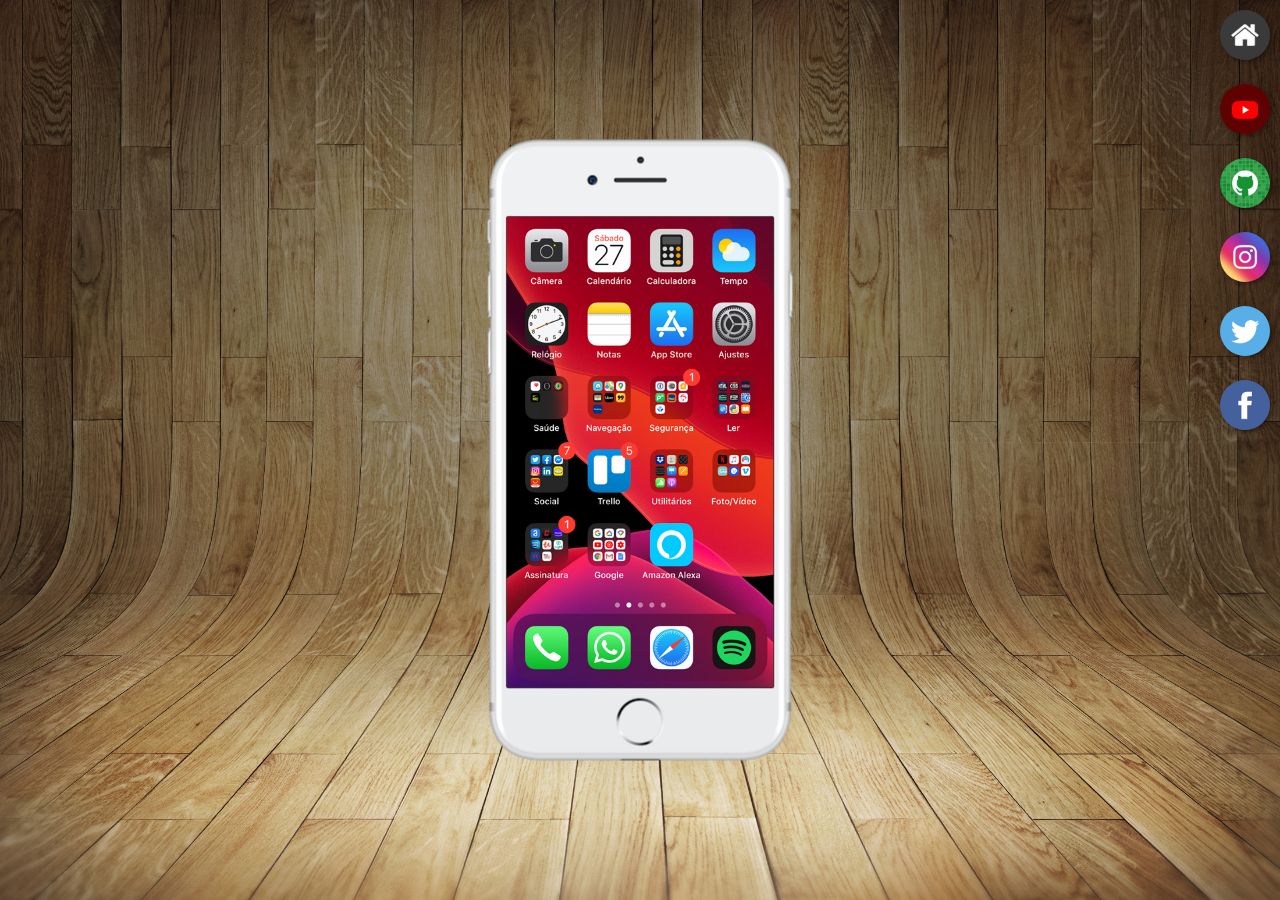
<file: index.html>
<!DOCTYPE html>
<html lang="pt-br">
<head>
    <meta charset="UTF-8">
    <meta name="viewport" content="width=device-width, initial-scale=1.0">
    <title>Projeto Rede Sociais</title>
    <link rel="shortcut icon" href="favicon.ico" type="image/x-icon">
    <link rel="stylesheet" href="estilo/style.css">
</head>
<body>
    <main>
        <section id="telefone">
            <iframe src="home.html" name="tela" id="tela" frameborder="0">
                Seu navegdor não é compatível com esse recurso.
            </iframe>
        </section>

        <section id="redes-sociais">

            <a href="home.html" target="tela">

                <img src="imagens/logo-home.jpg" alt="tela">
            </a>

            <br>

            <a href="youtube.html" target="tela">
                
                <img src="imagens/logo-youtube.jpg" alt="">
            </a>
            
            <br>

            <a href="github.html" target="tela">
                
                <img src="imagens/logo-github.jpg" alt="">
            </a>
            
            <br>

            <a href="instagram.html" target="tela">
                
                <img src="imagens/logo-instagram.jpg" alt="">
            </a>
            
            <br>

            <a href="twitter.html" target="tela">
                
                <img src="imagens/logo-twitter.jpg" alt="">
            </a>
            
            <br>

            <a href="facebook.html" target="tela">
                
                <img src="imagens/logo-facebook.jpg" alt="">
            </a>

        </section>
    </main>
    
</body>
</html>
</file>
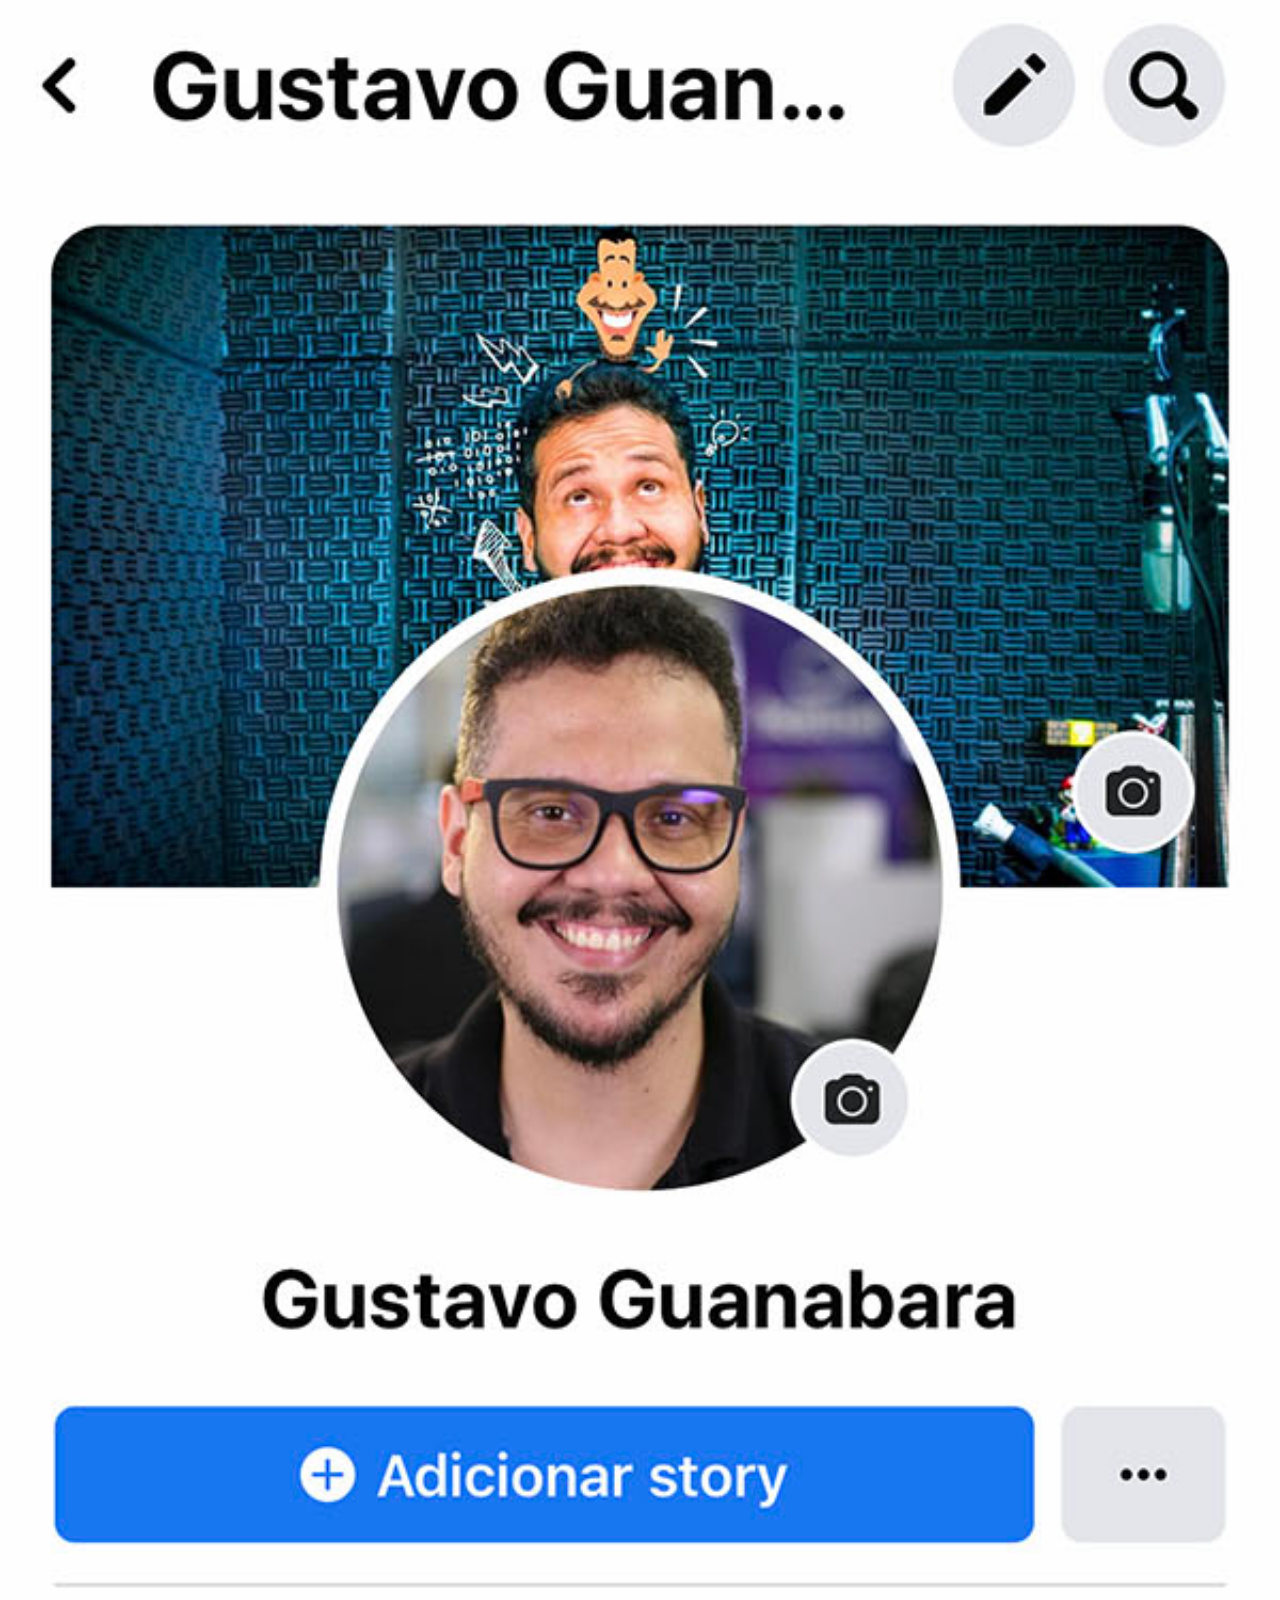
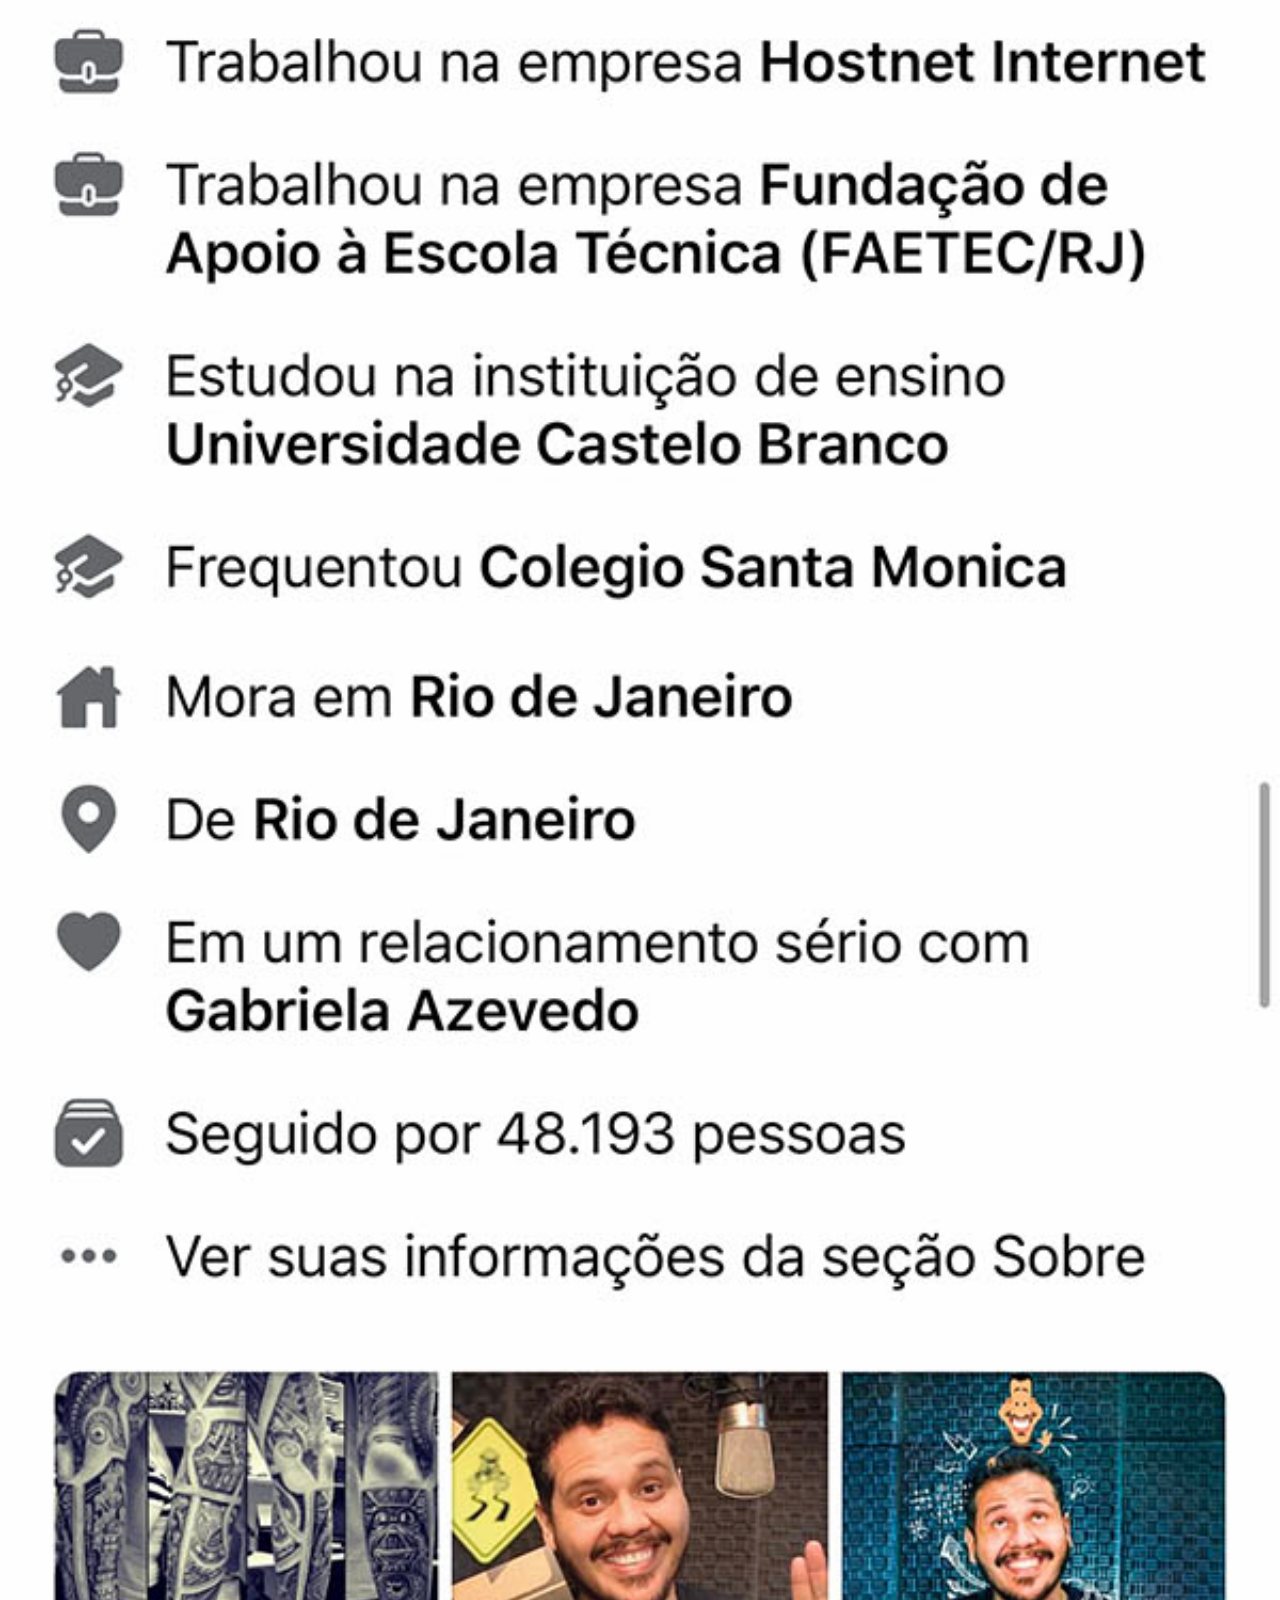
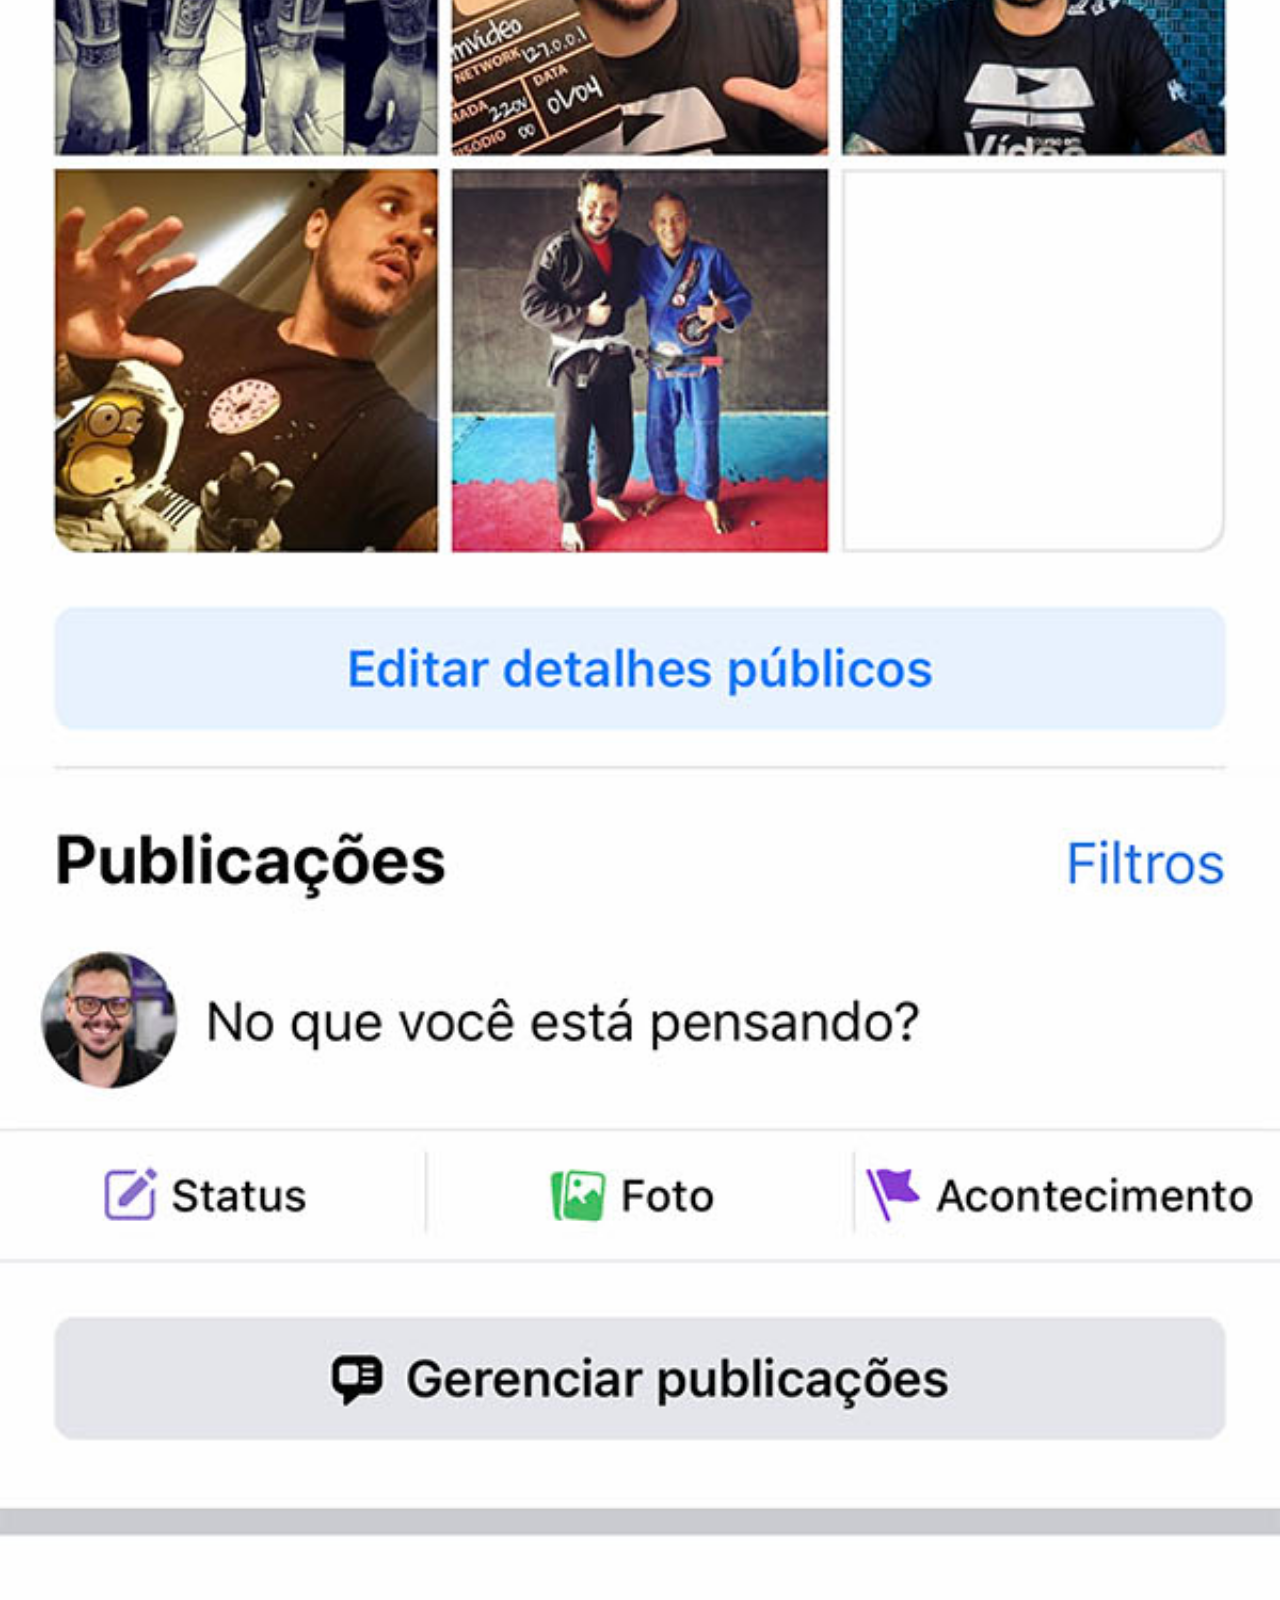
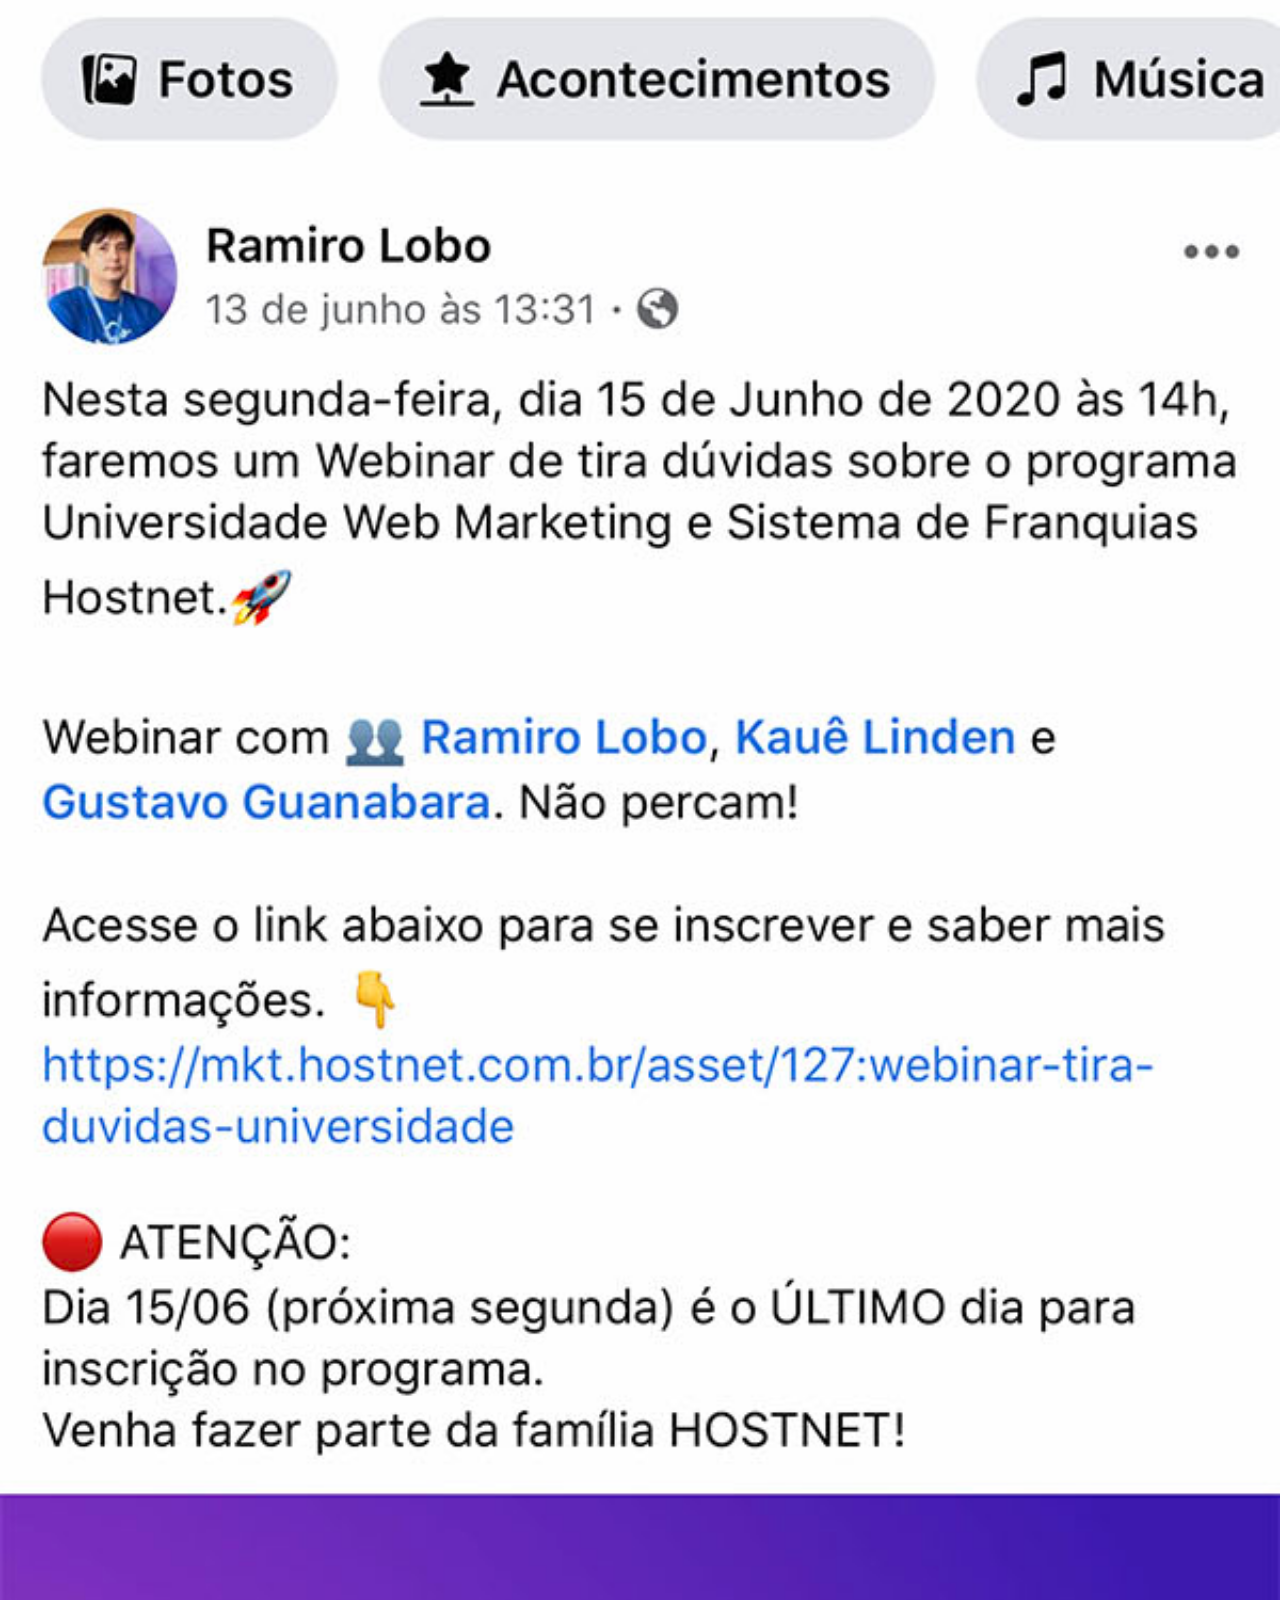
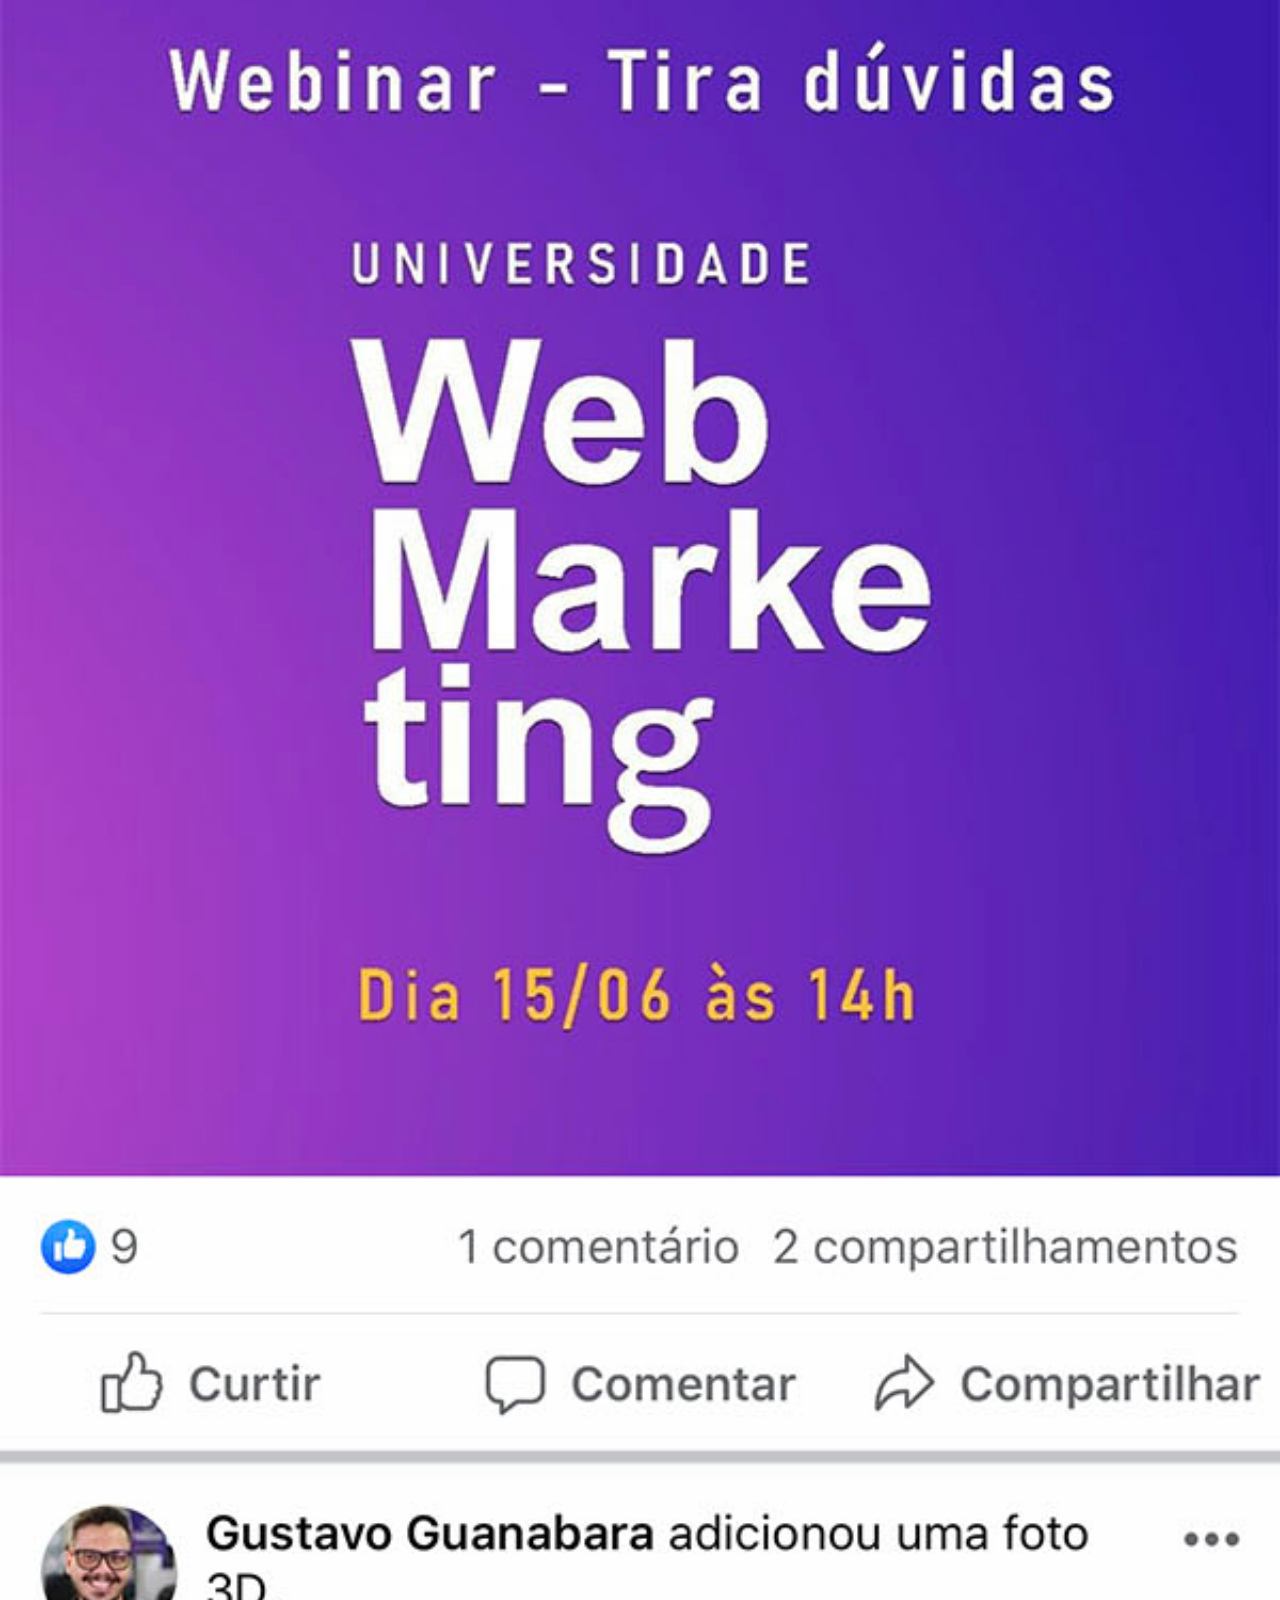
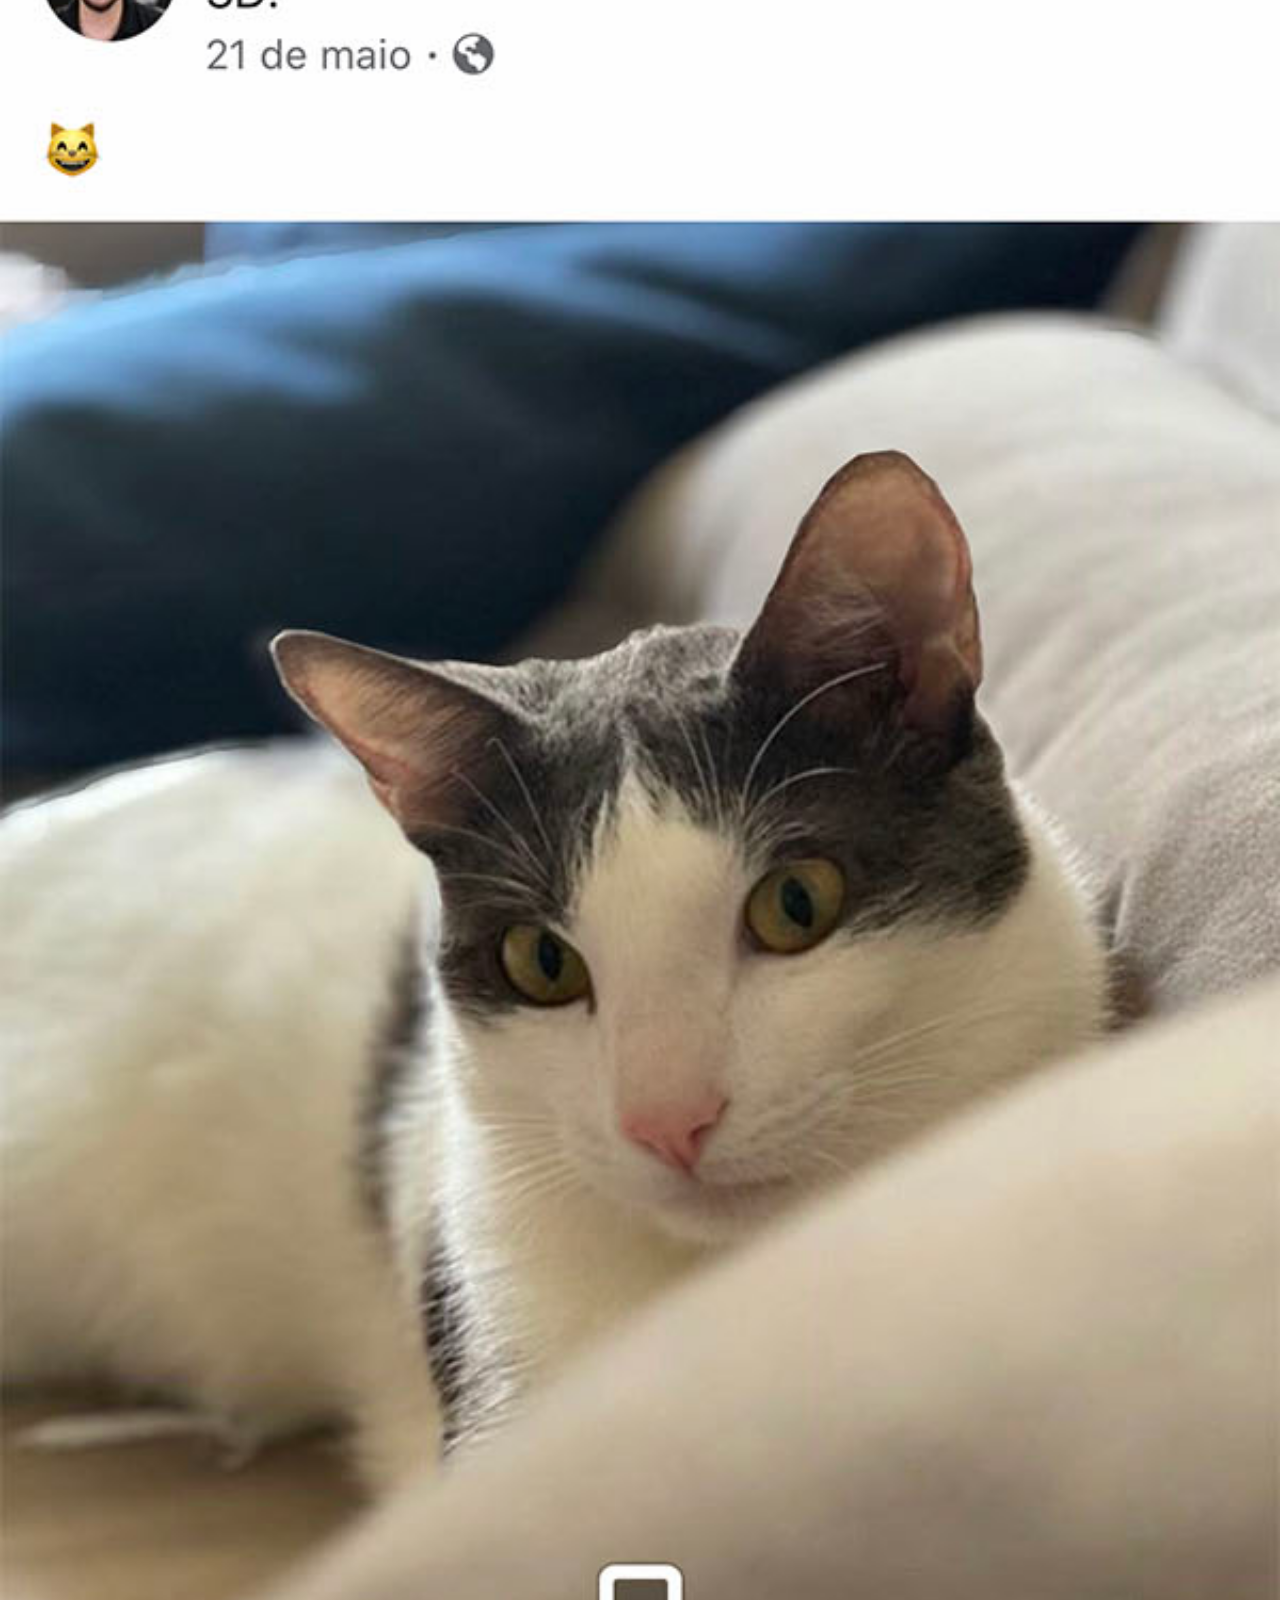
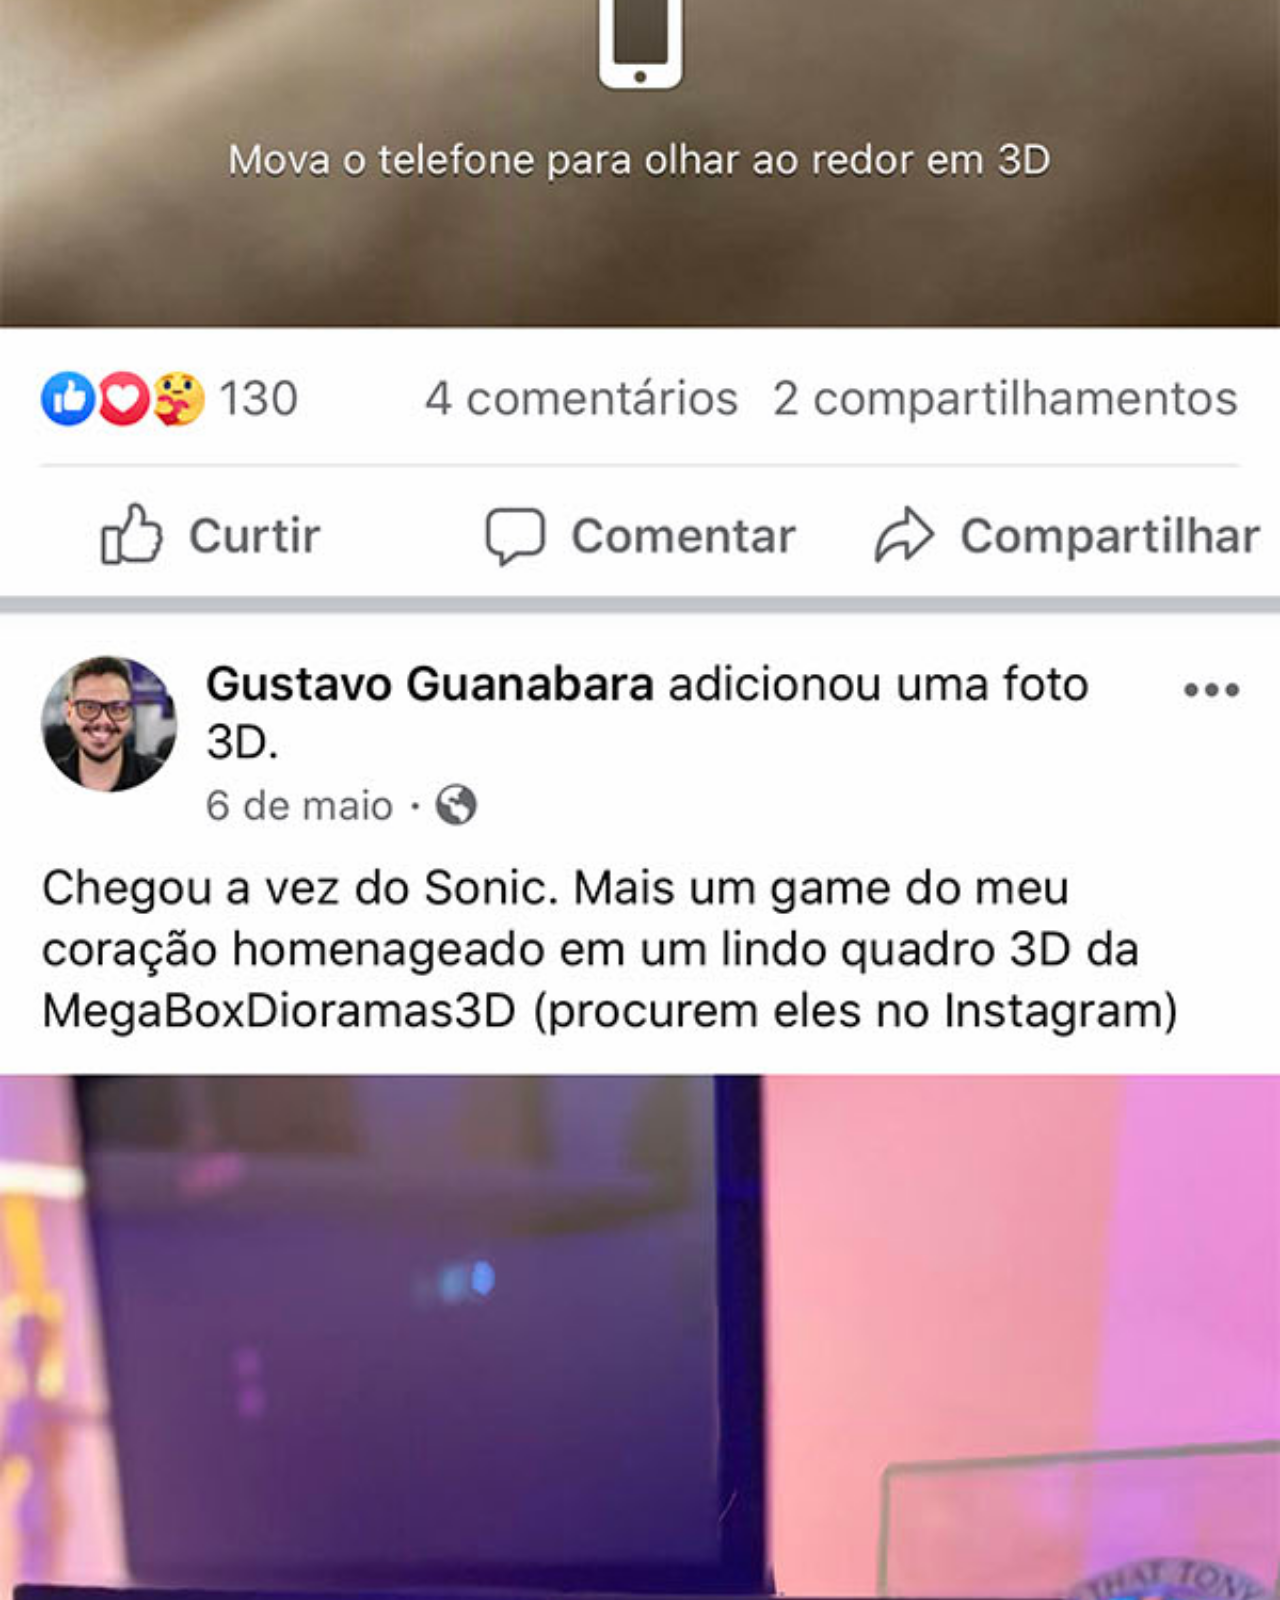
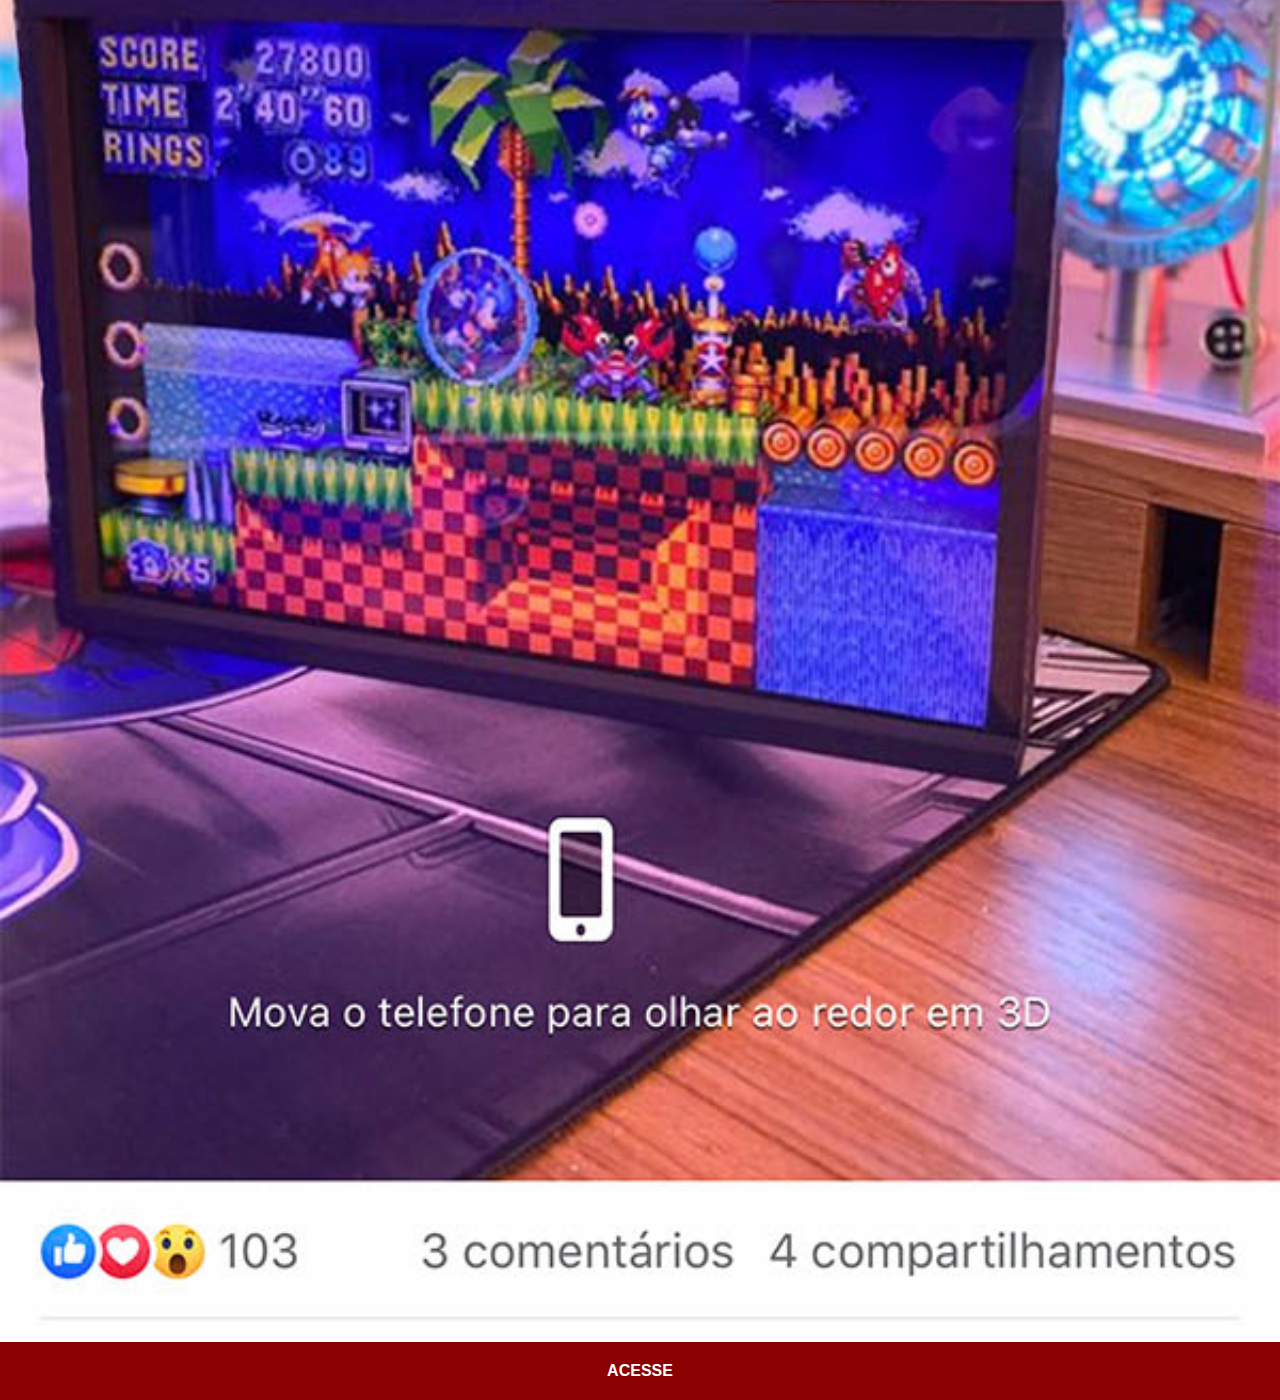
<file: facebook.html>
<!DOCTYPE html>
<html lang="pt-br">
<head>
    <meta charset="UTF-8">
    <meta name="viewport" content="width=device-width, initial-scale=1.0">
    <title>facebook</title>
    <link rel="stylesheet" href="estilo/social.css">
</head>
<body>
    <img src="imagens/tela-facebook.jpg" alt="">
<a href="#" target="_blank">ACESSE</a>
</body>
</html>
</file>
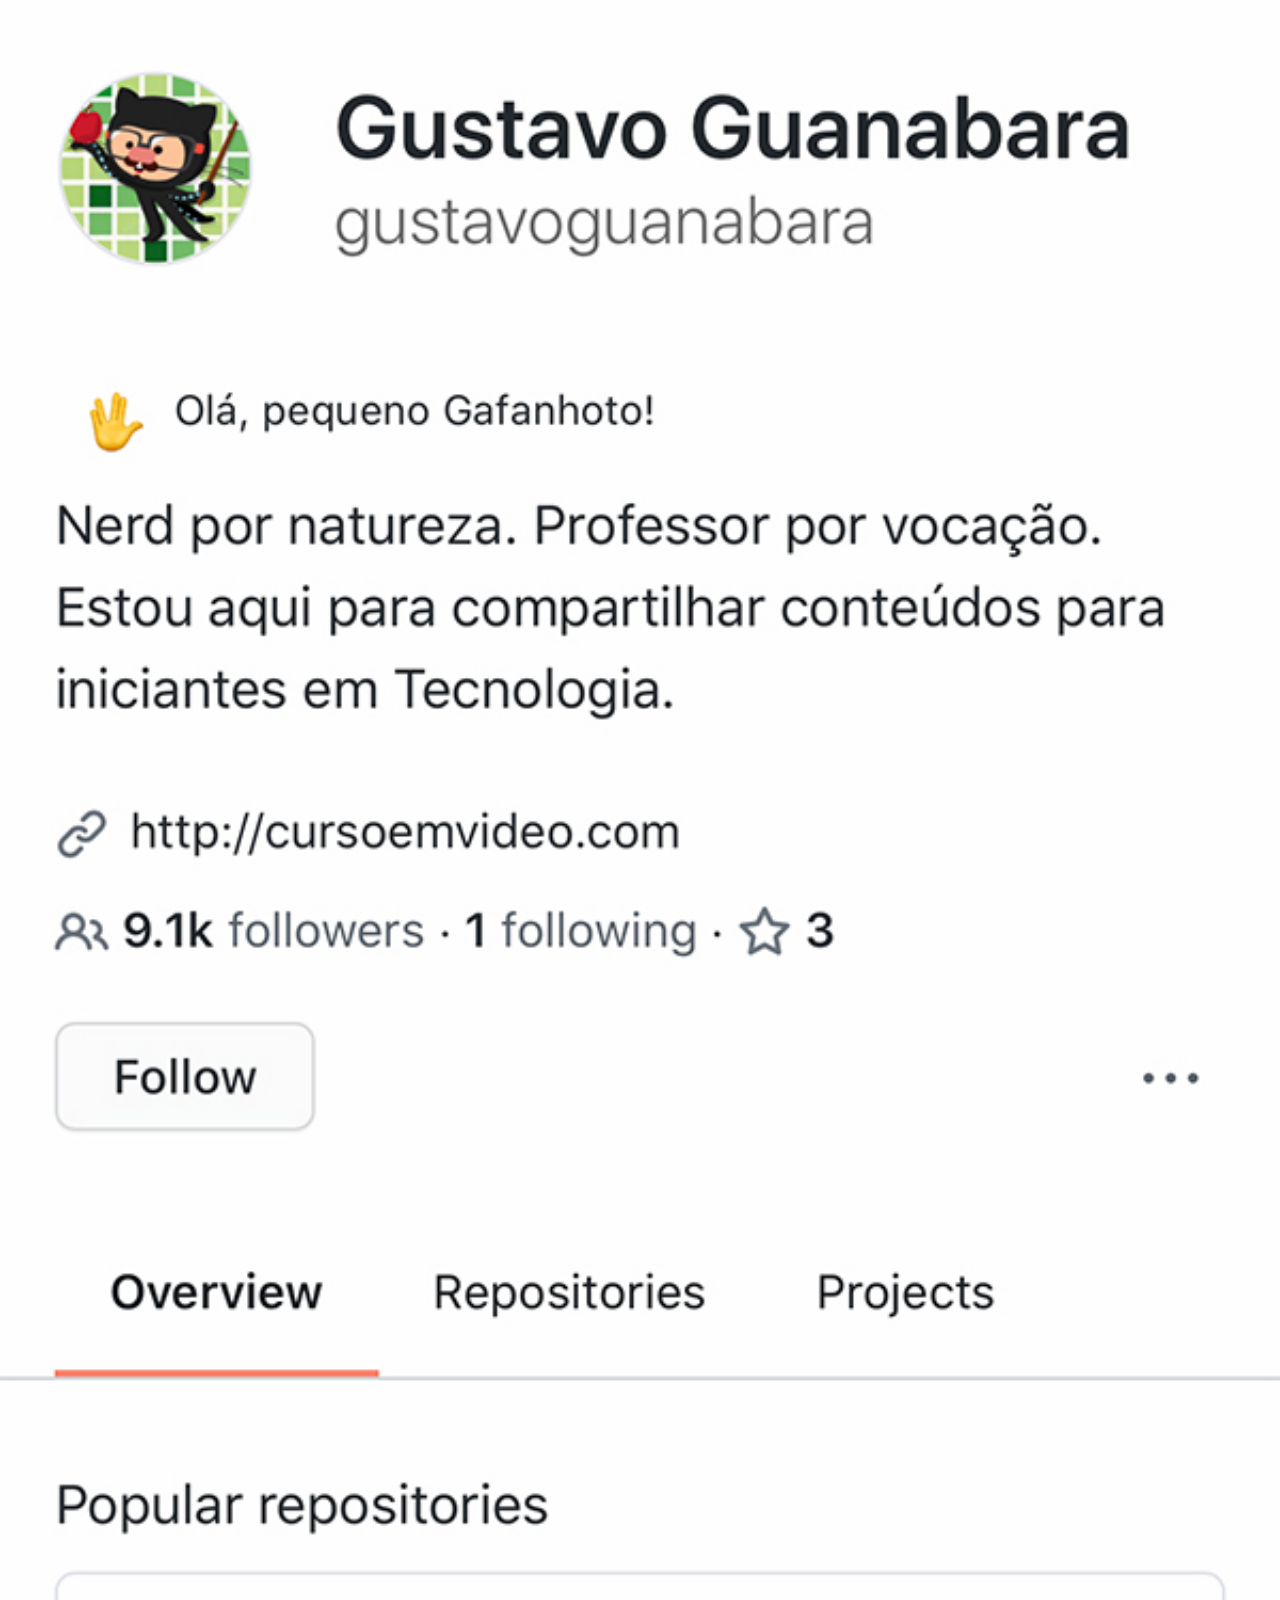
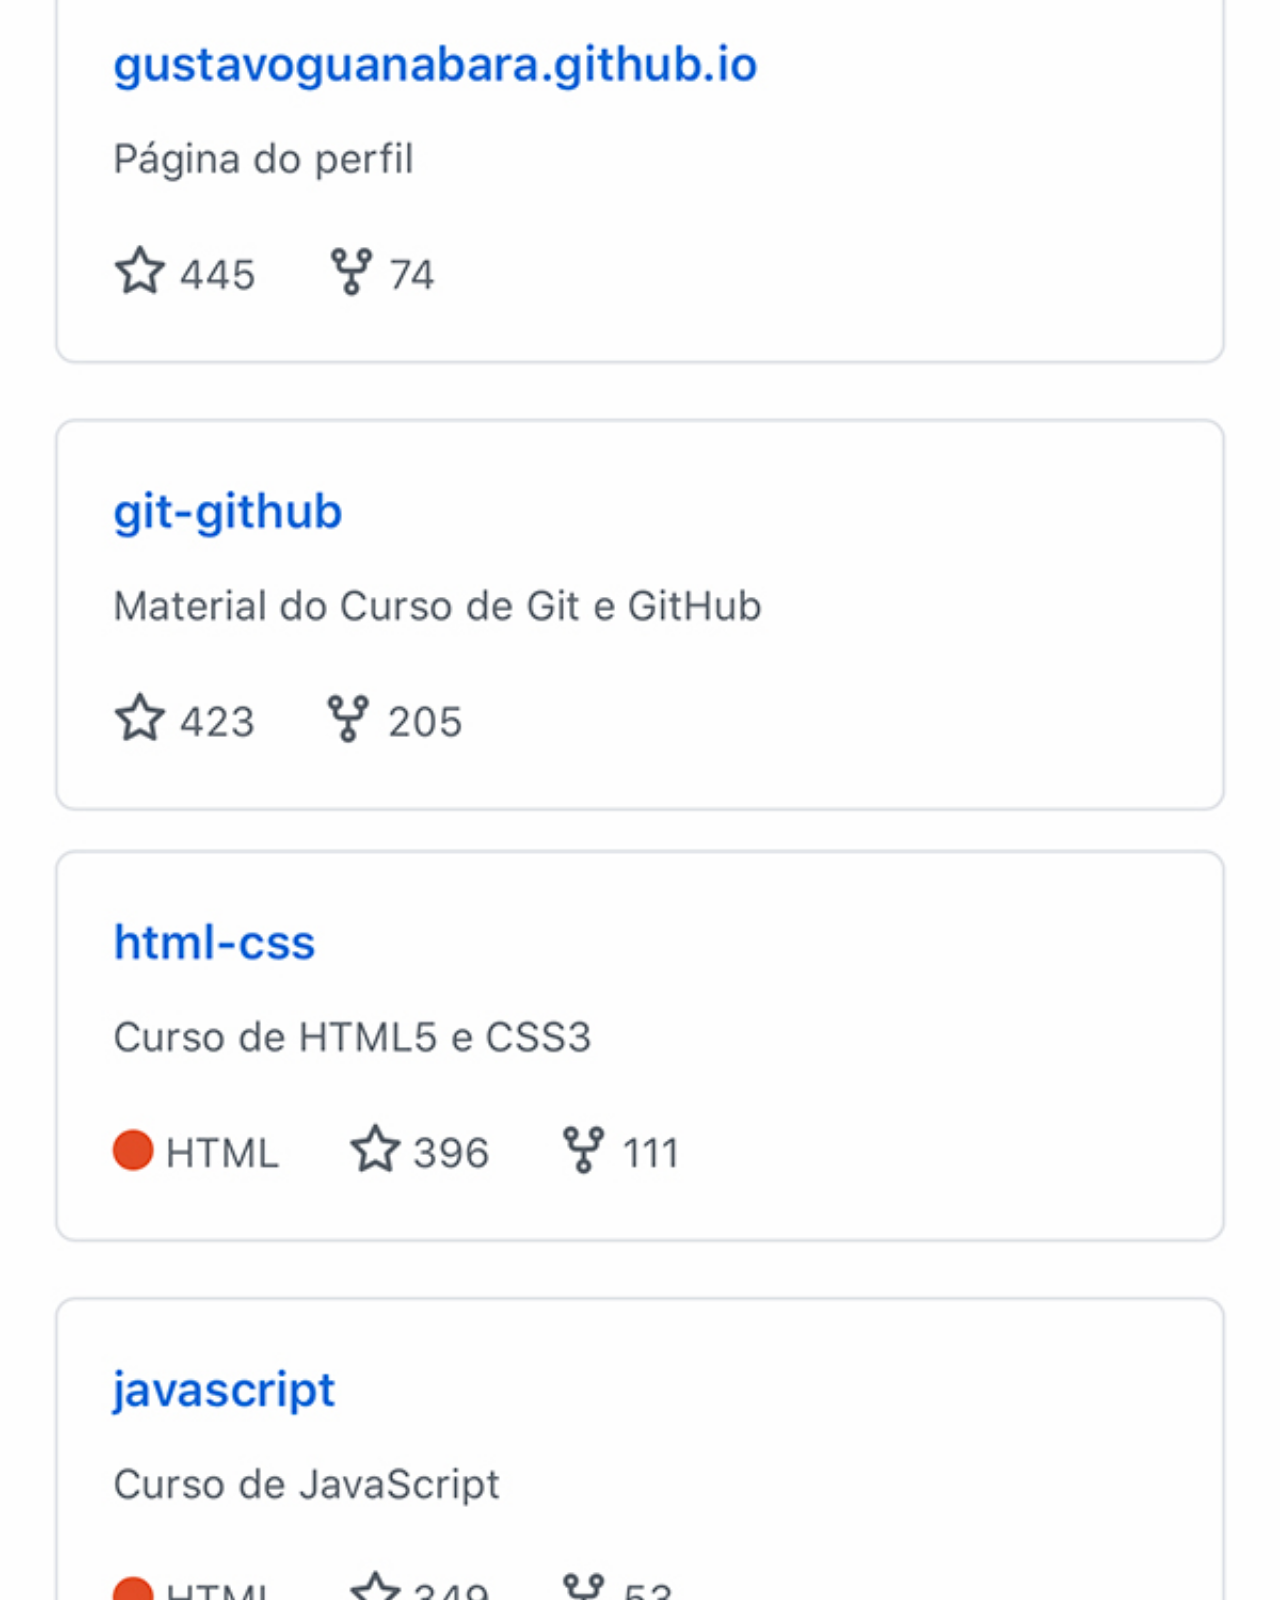
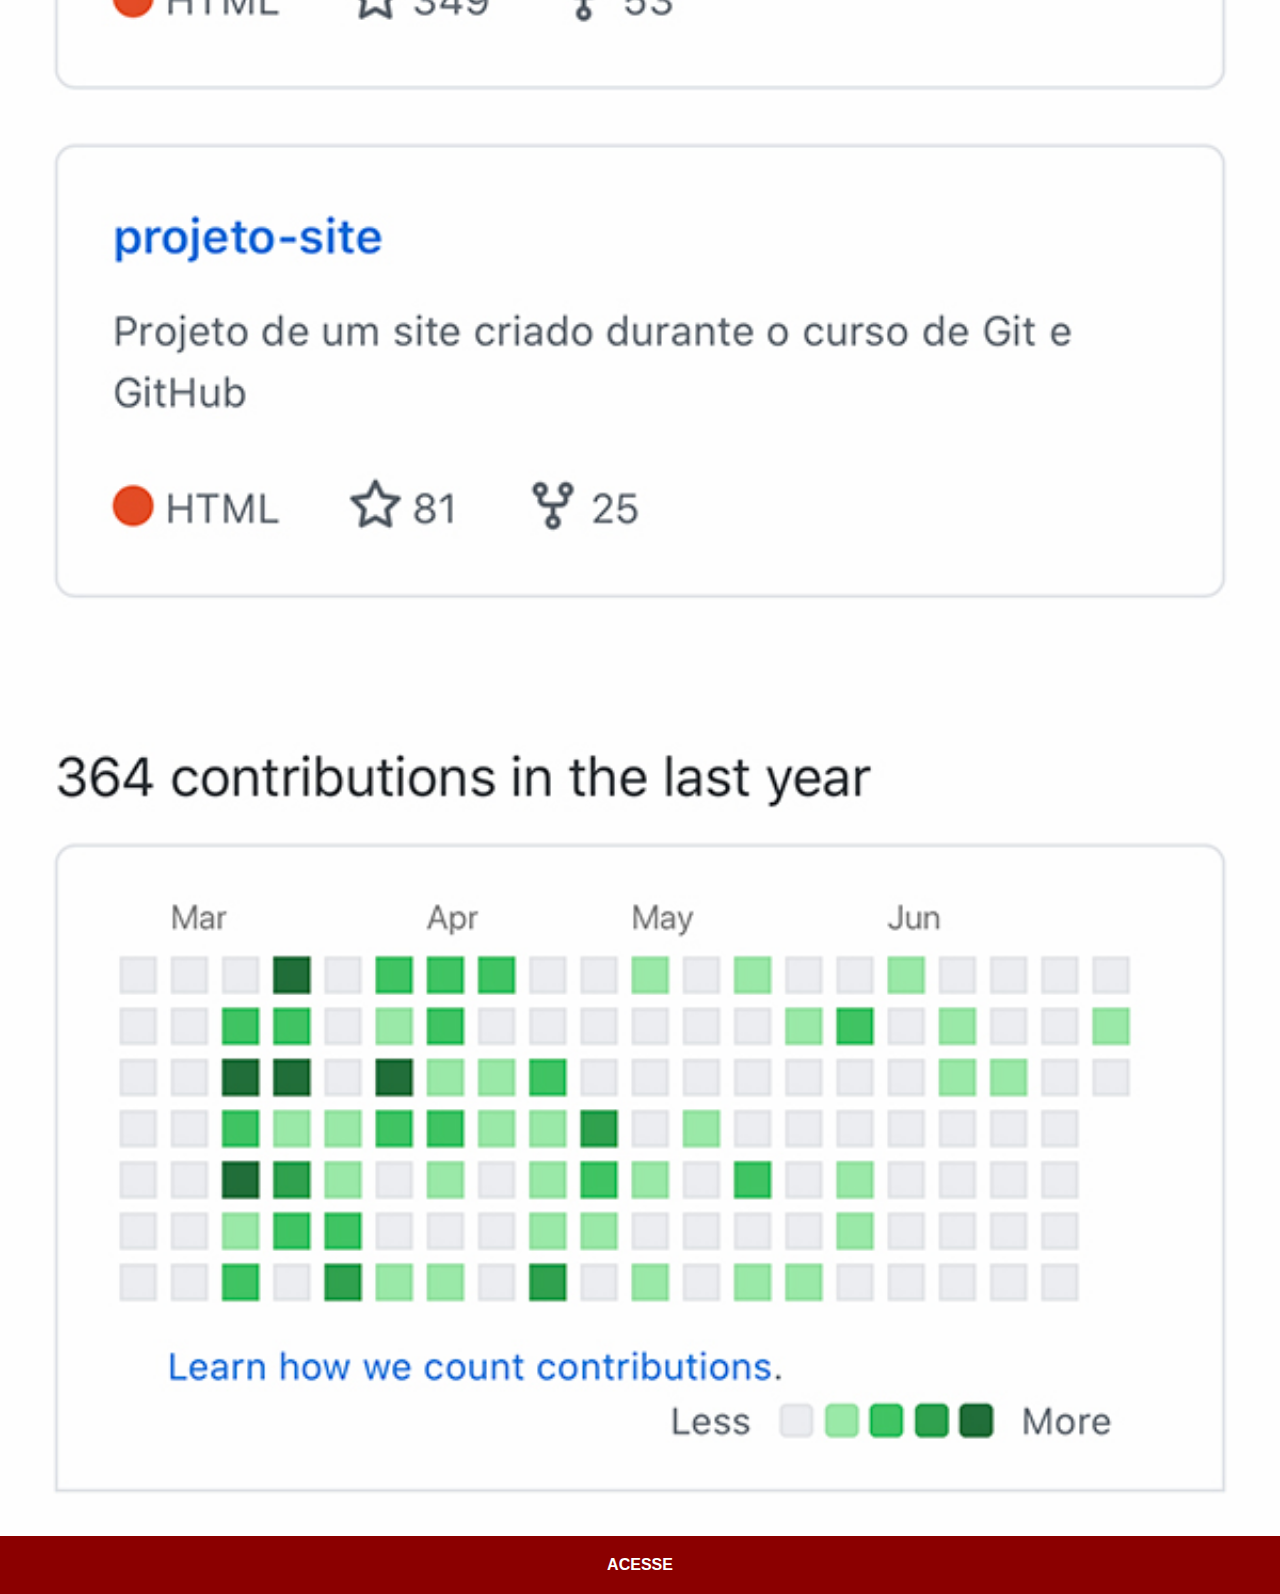
<file: github.html>
<!DOCTYPE html>
<html lang="pt-br">
<head>
    <meta charset="UTF-8">
    <meta name="viewport" content="width=device-width, initial-scale=1.0">
    <title>GitHub</title>
    <link rel="stylesheet" href="estilo/social.css">
</head>
<body>
    <img src="imagens/tela-github.jpg" alt="">

    <a href="#" target="_blank">
        ACESSE
    </a>
    
</body>
</html>
</file>
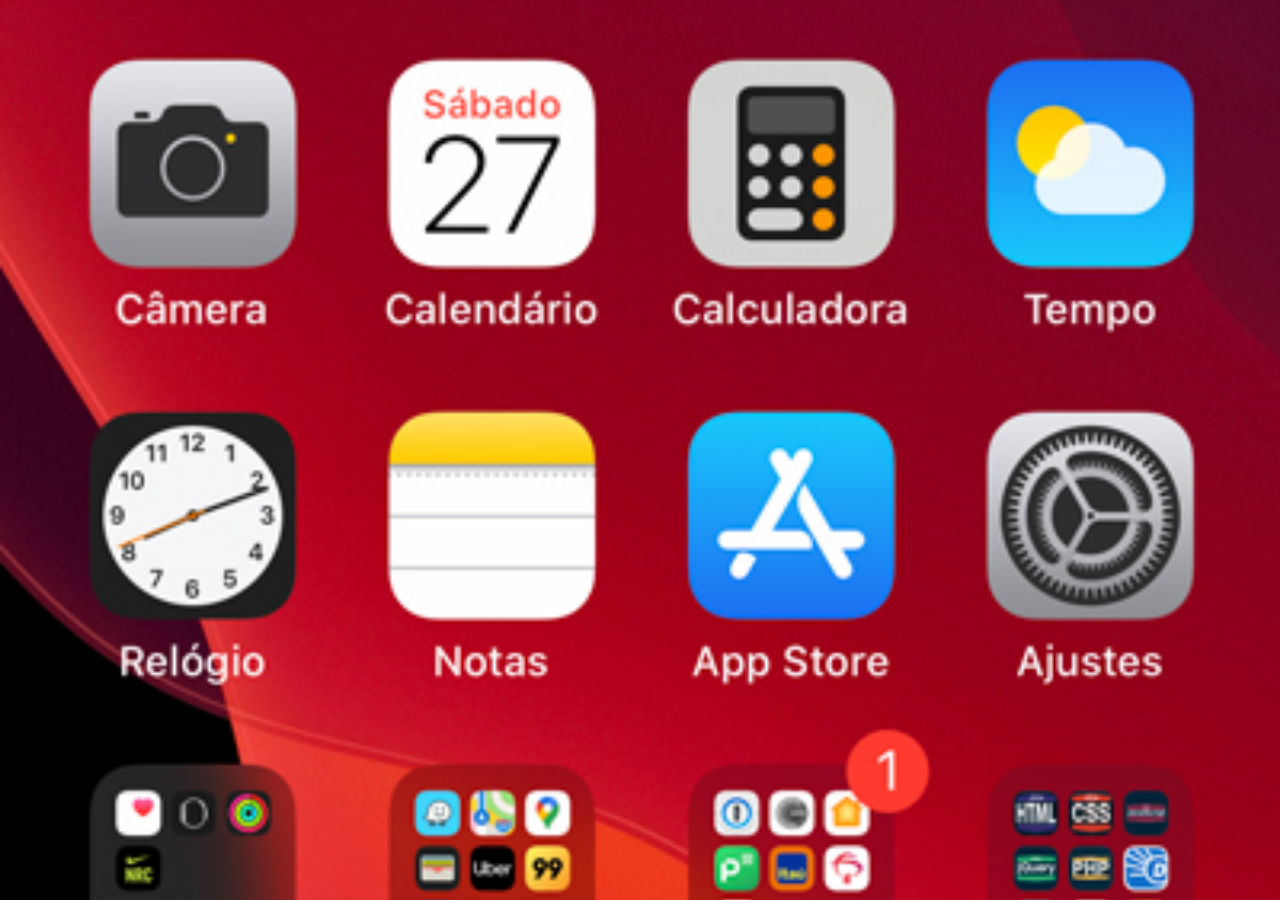
<file: home.html>
<!DOCTYPE html>
<html lang="pt-br">
<head>
    <meta charset="UTF-8">
    <meta name="viewport" content="width=device-width, initial-scale=1.0">
    <title>Home</title>
</head>
<style>
    
    * {
        margin: 0px;
        padding: 0px;
    }

    body {
        height: 100vh;
        width: 100vw;
        background: 
        black 
        url(imagens/tela-home.jpg)
        no-repeat
        top center;
        background-size: cover;
    }
</style>
<body>

    
</body>
</html>
</file>
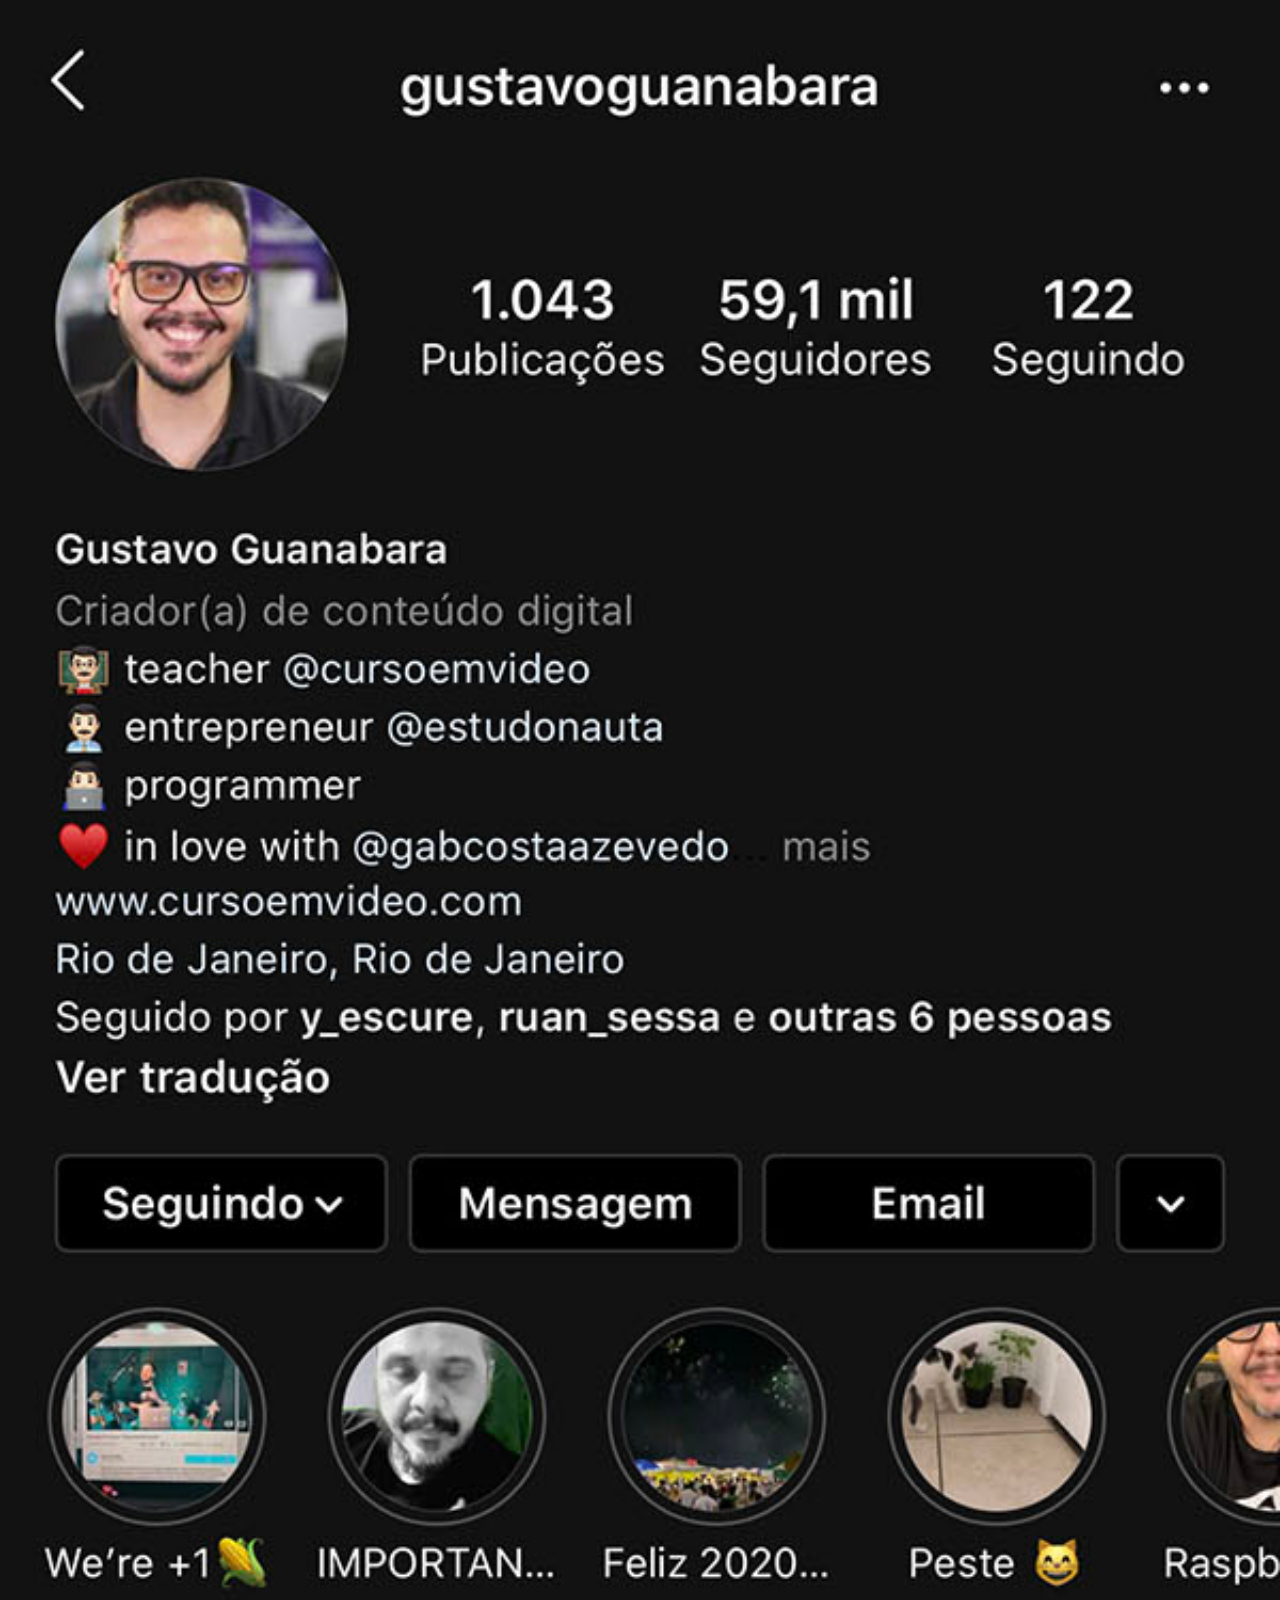
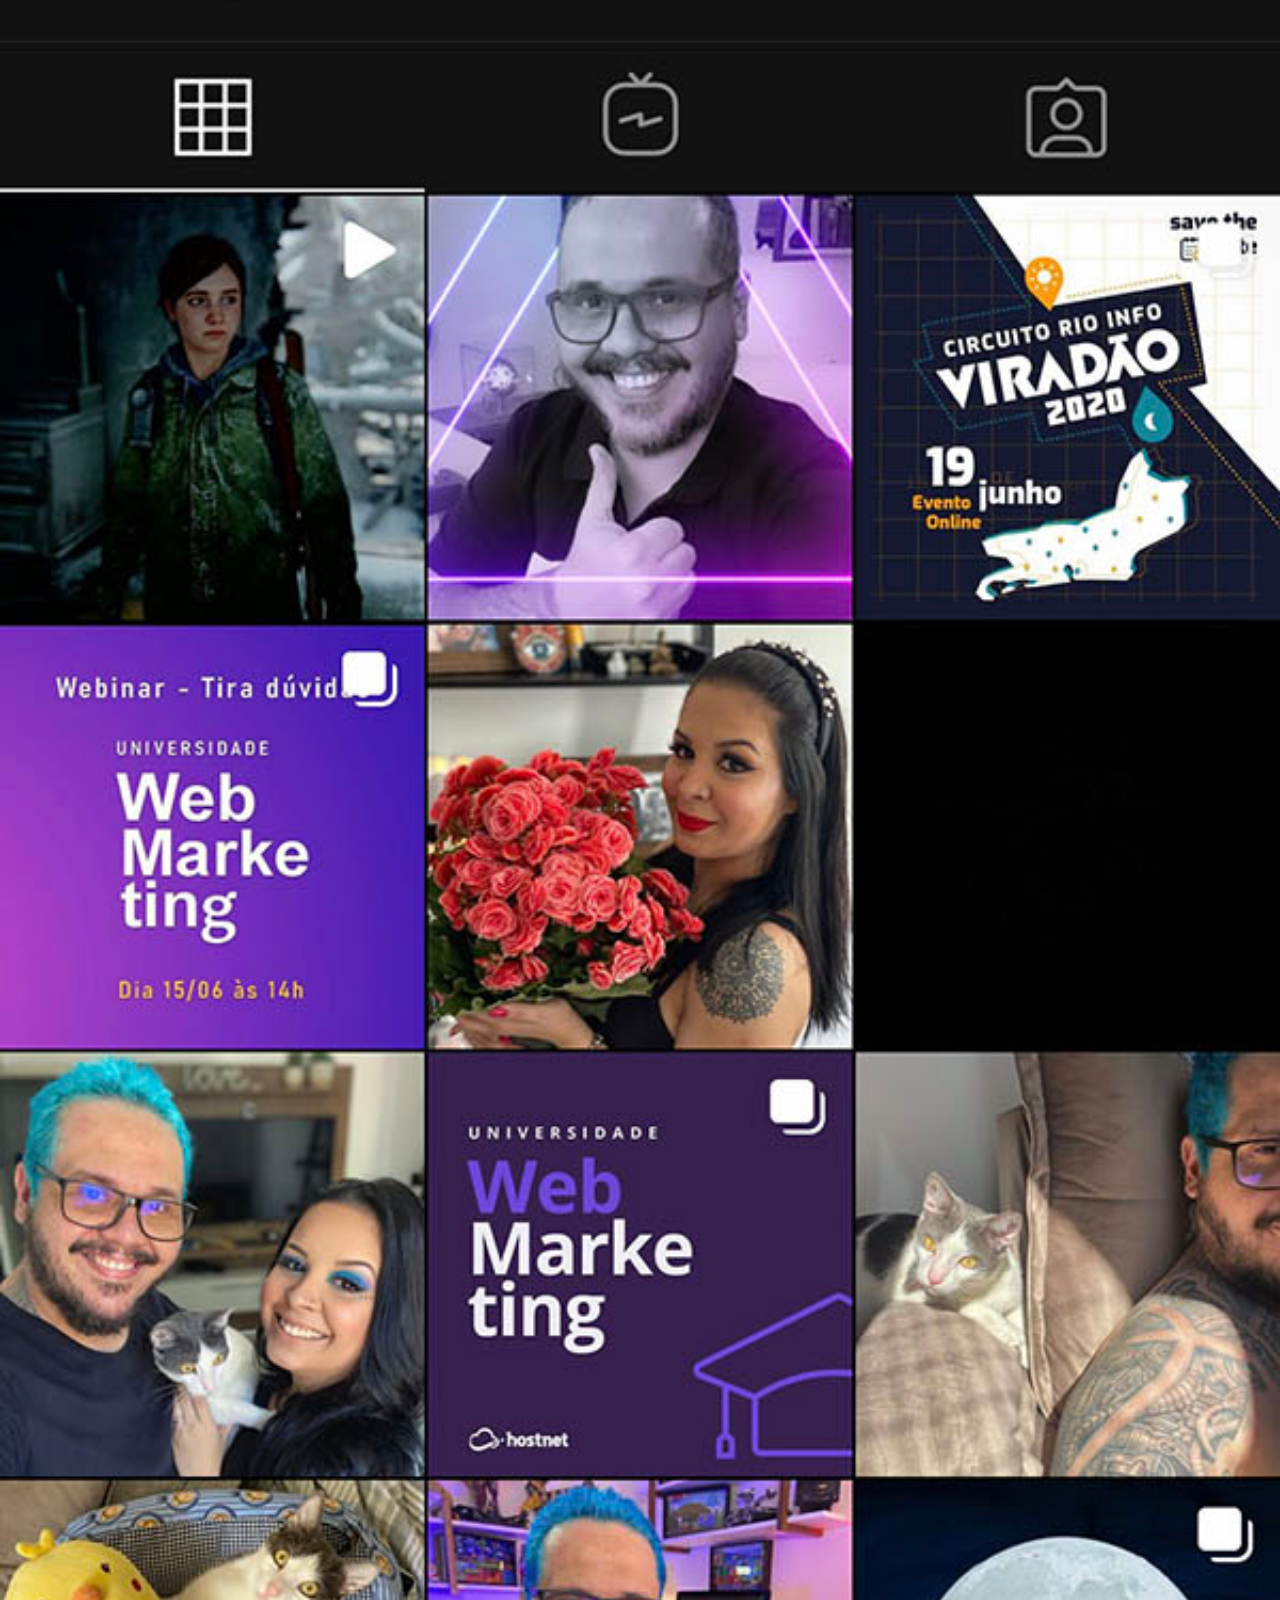
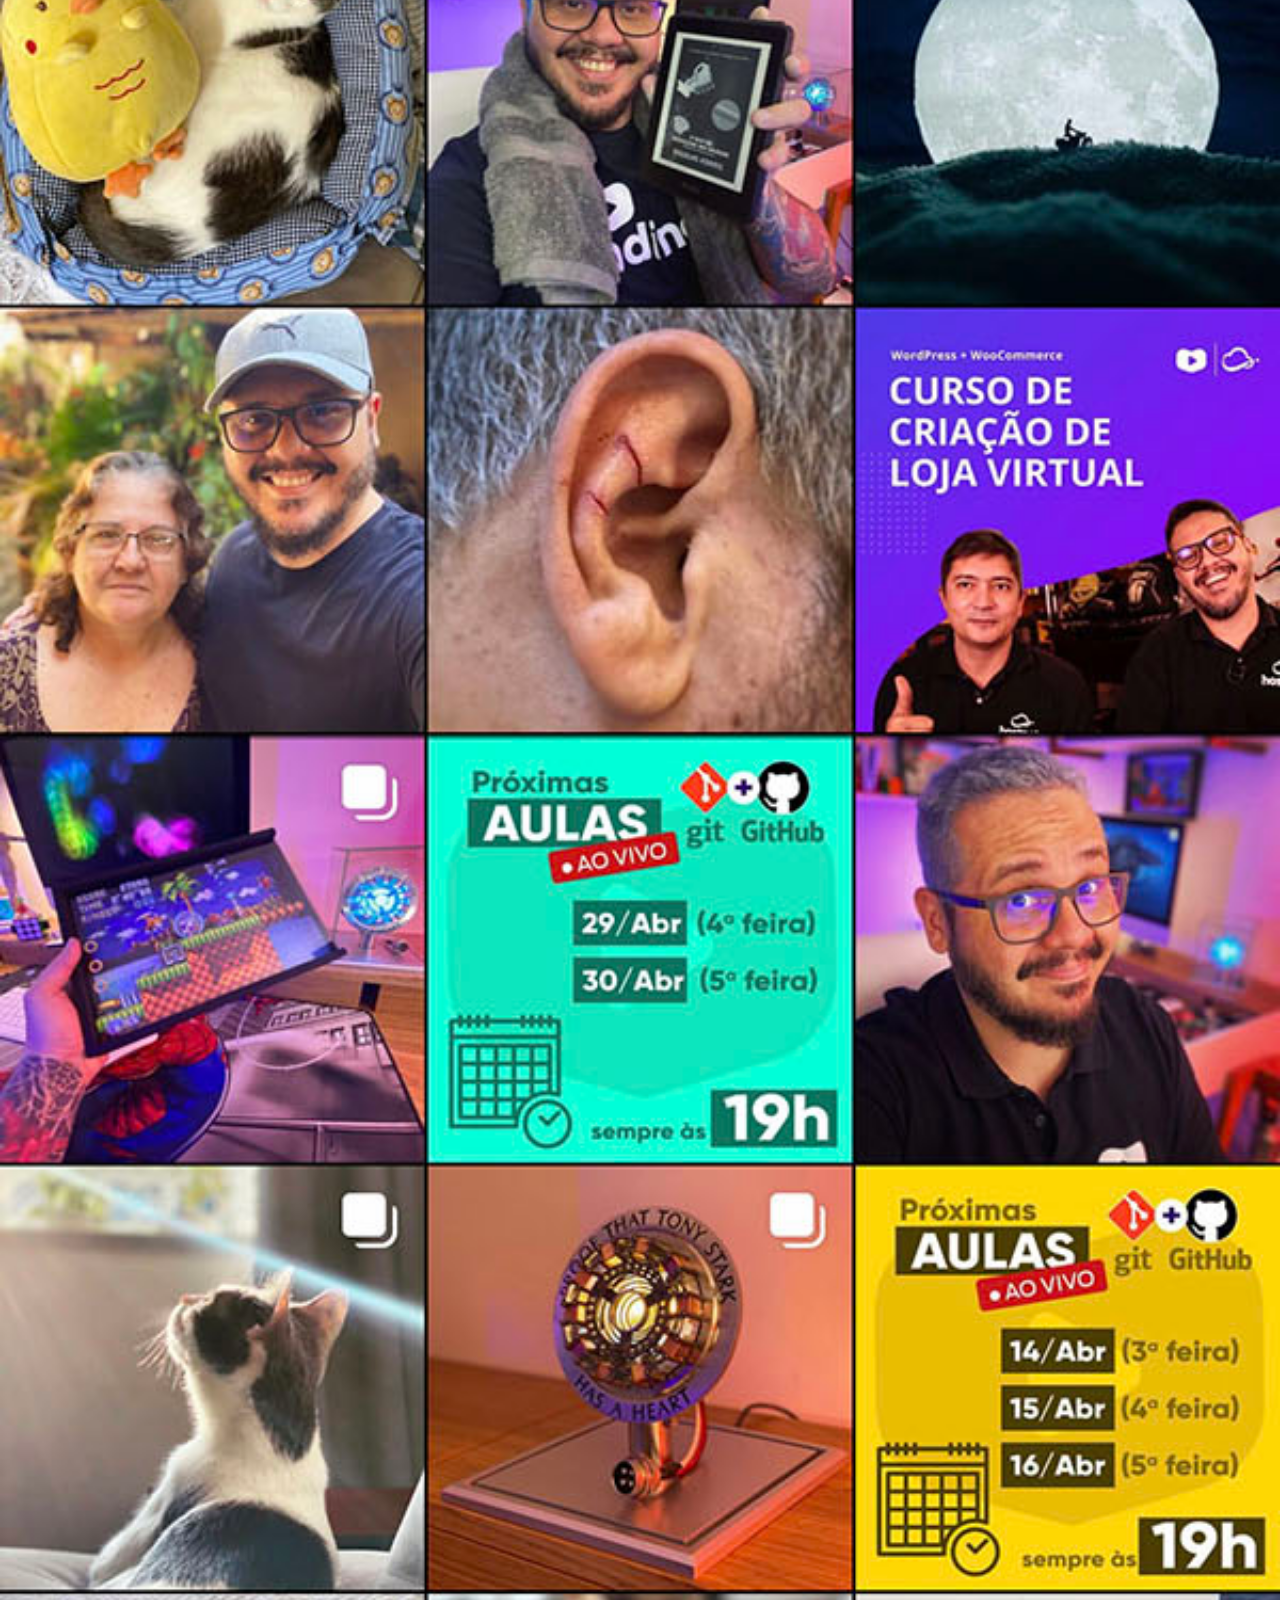
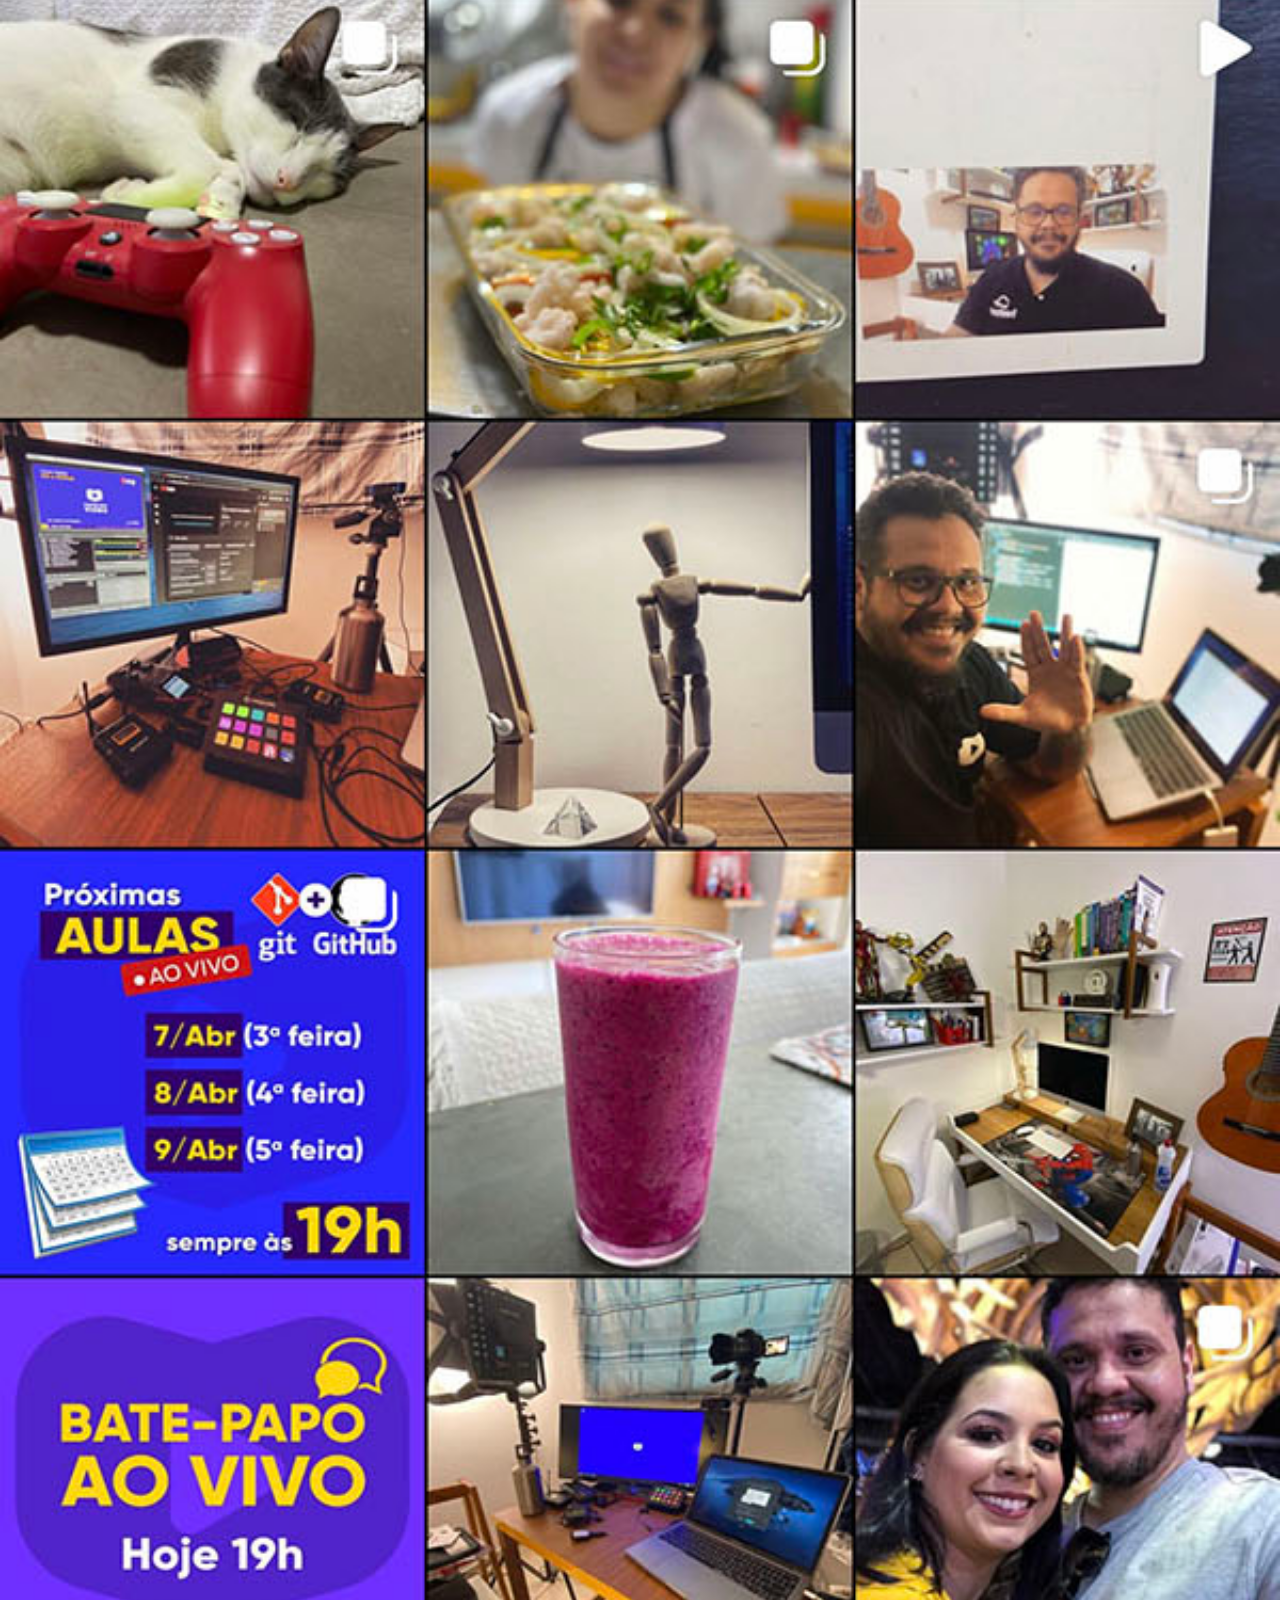
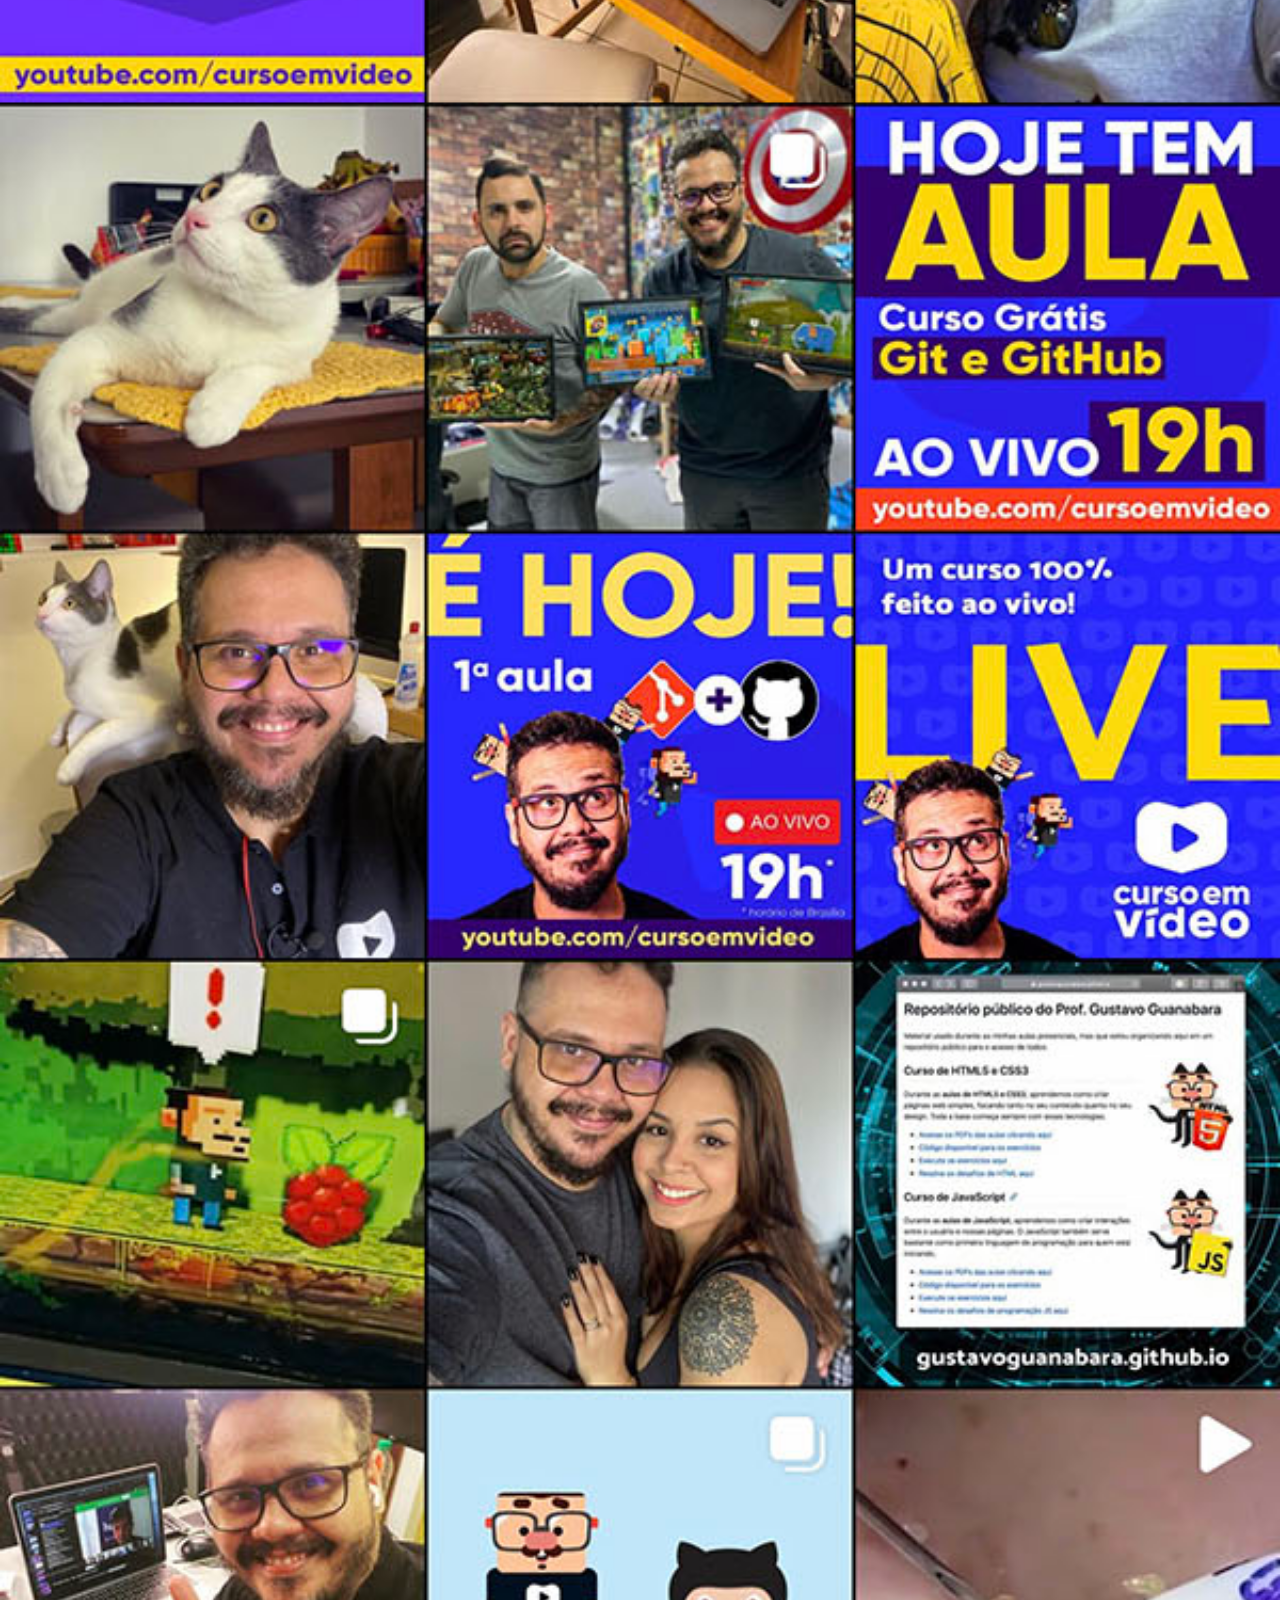
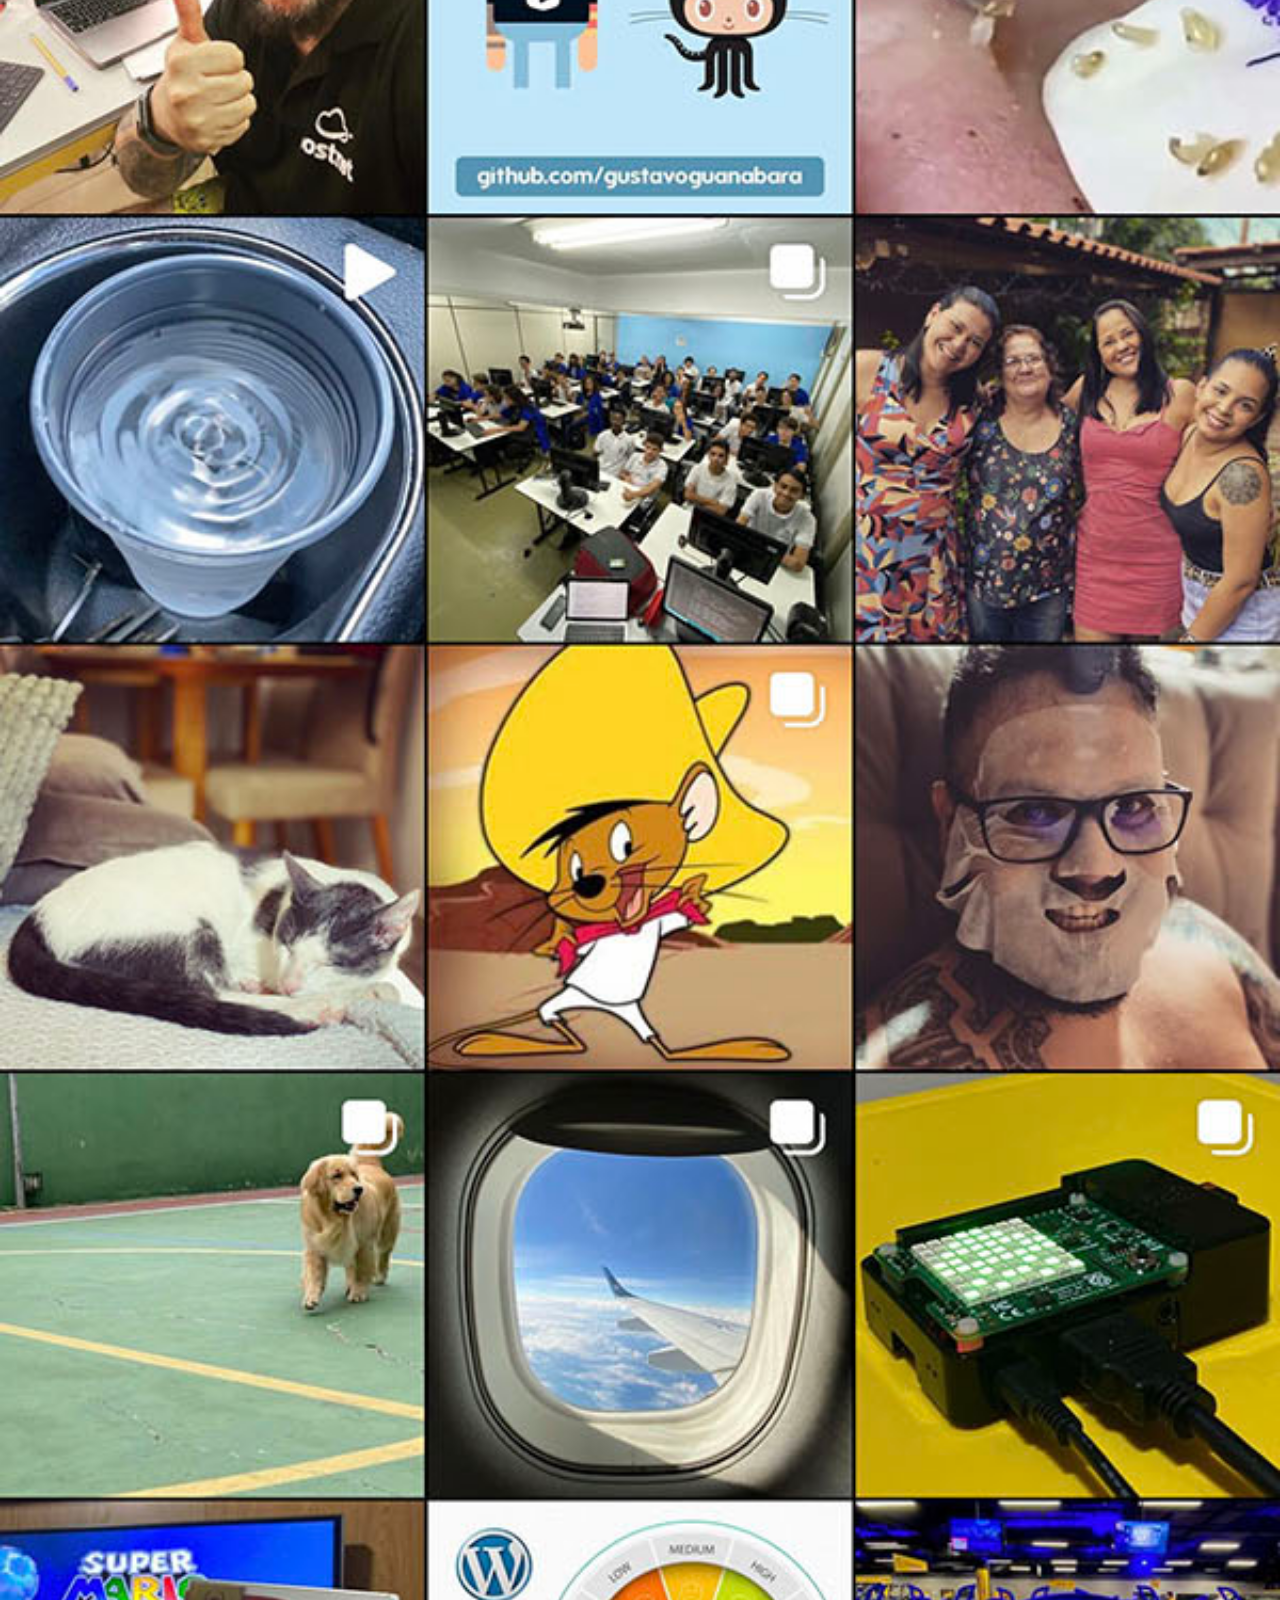
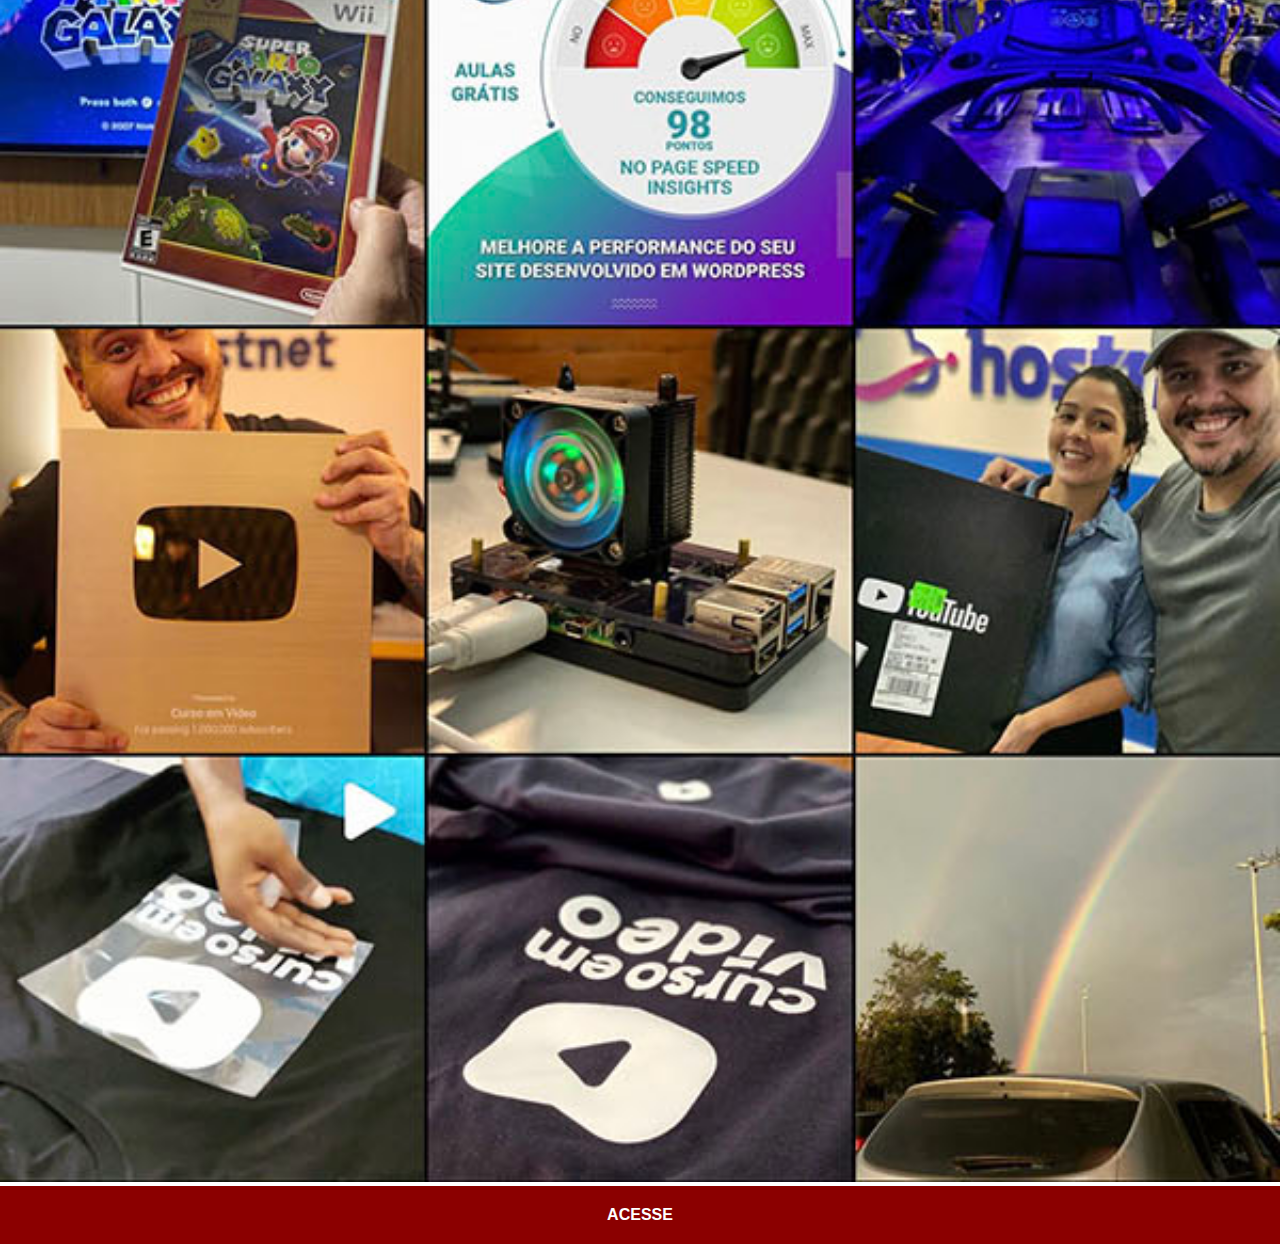
<file: instagram.html>
<!DOCTYPE html>
<html lang="pt-br">
<head>
    <meta charset="UTF-8">
    <meta name="viewport" content="width=device-width, initial-scale=1.0">
    <title>instagram</title>
    <link rel="stylesheet" href="estilo/social.css">
</head>
<body>
    <img src="imagens/tela-instagram.jpg" alt="">
<a href="#" target="_blank">ACESSE</a>
</body>
</html>
</file>
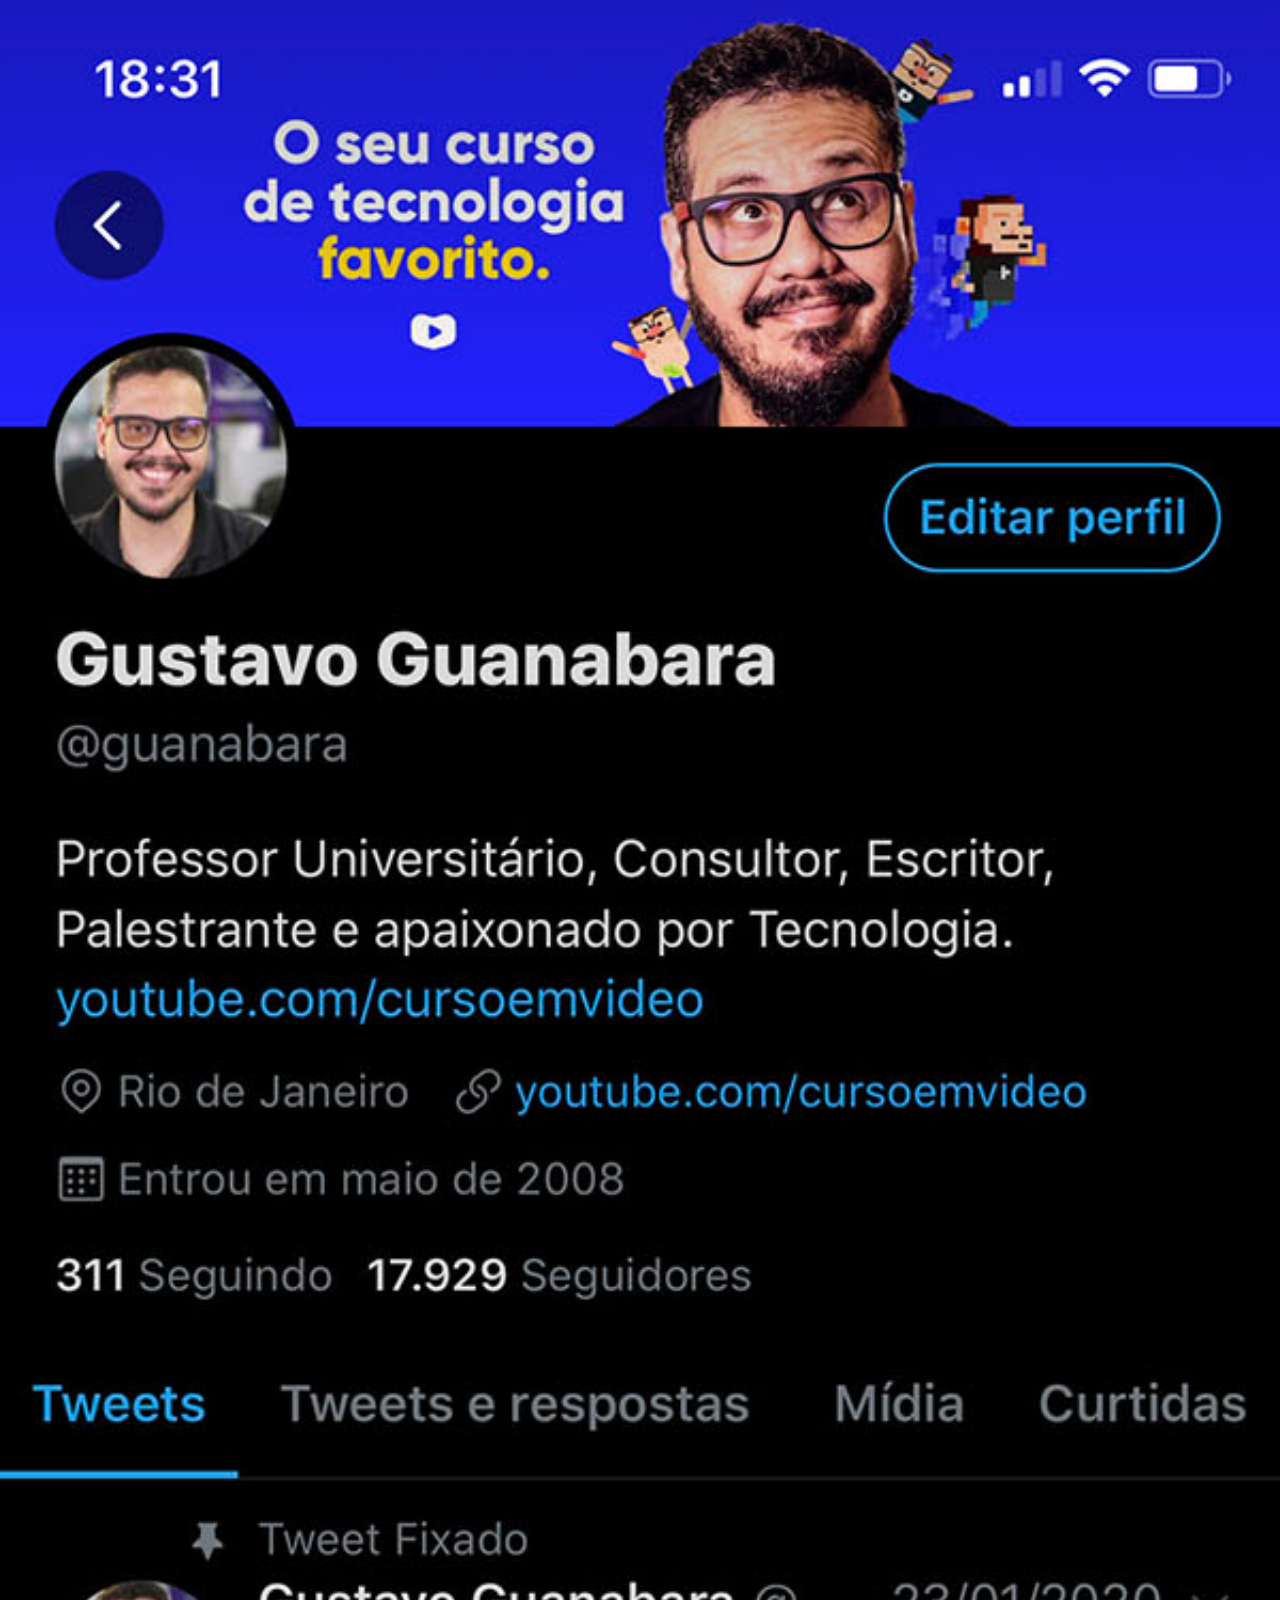
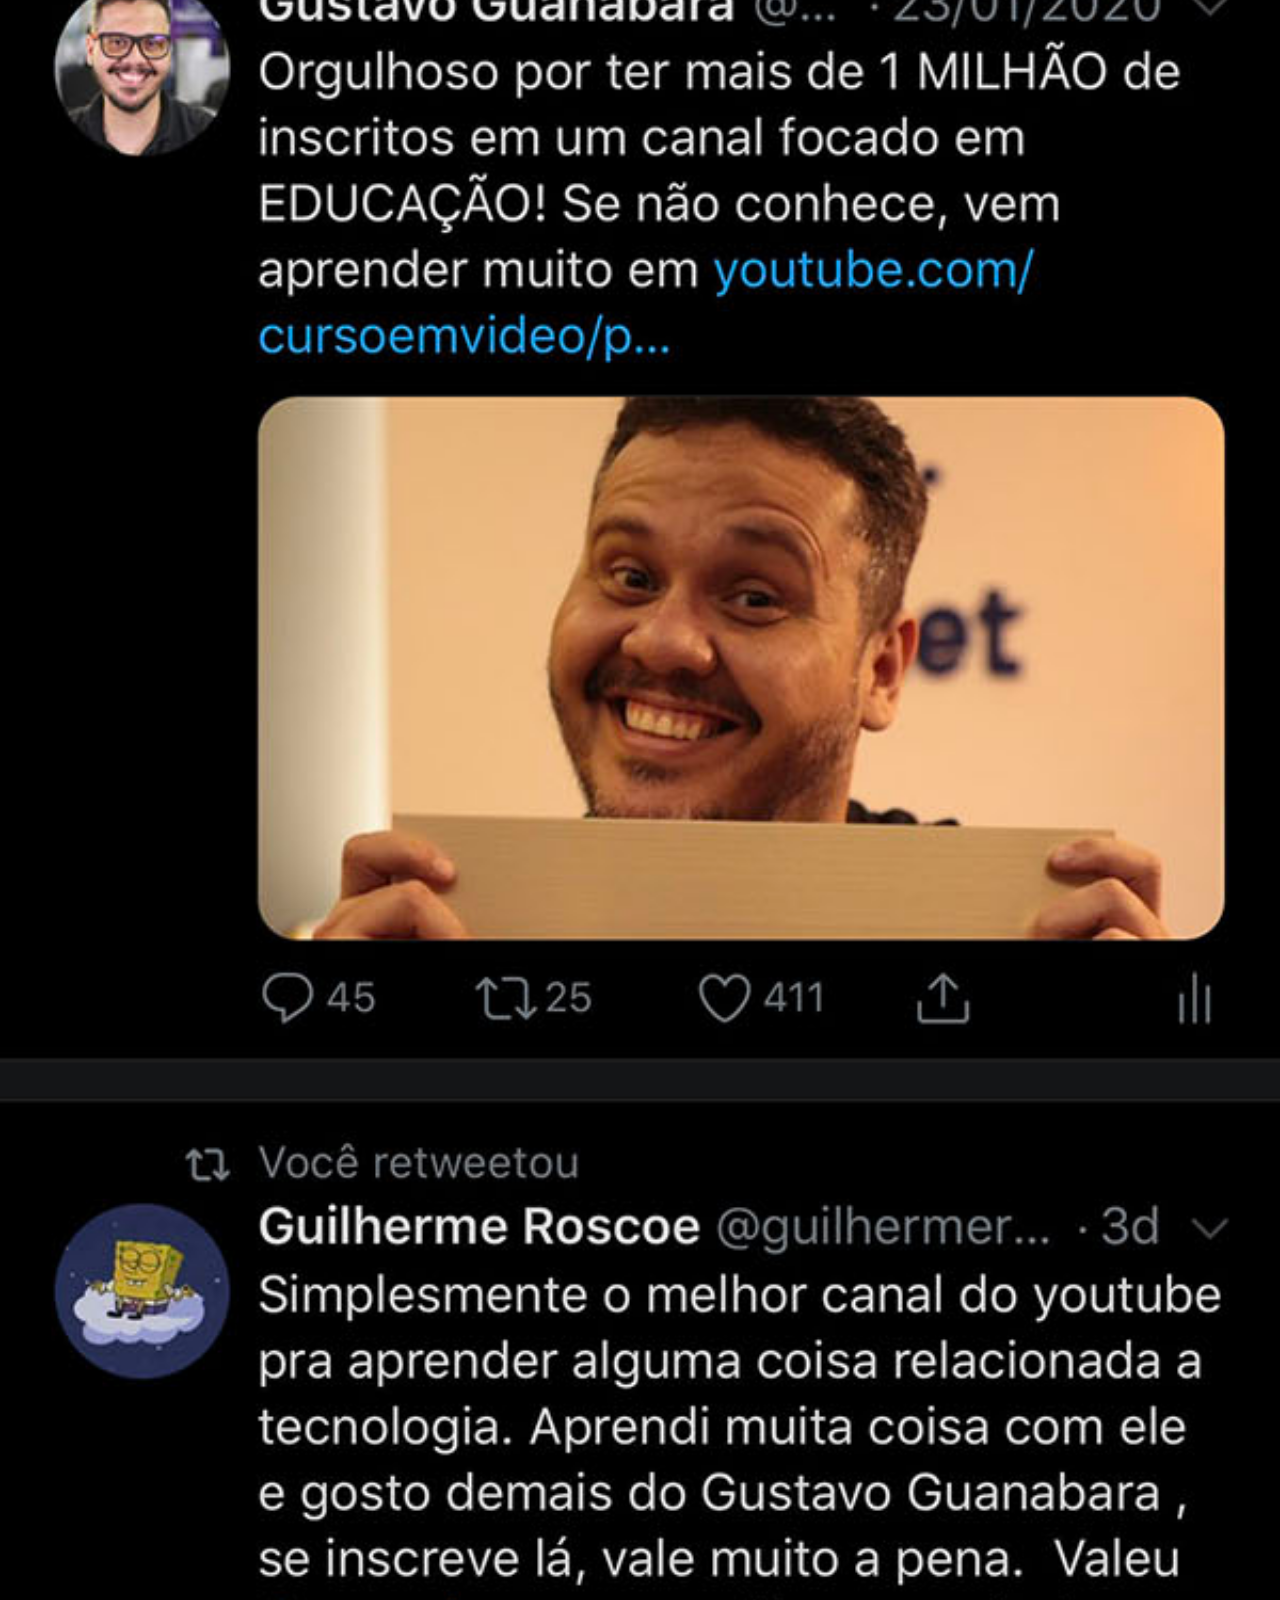
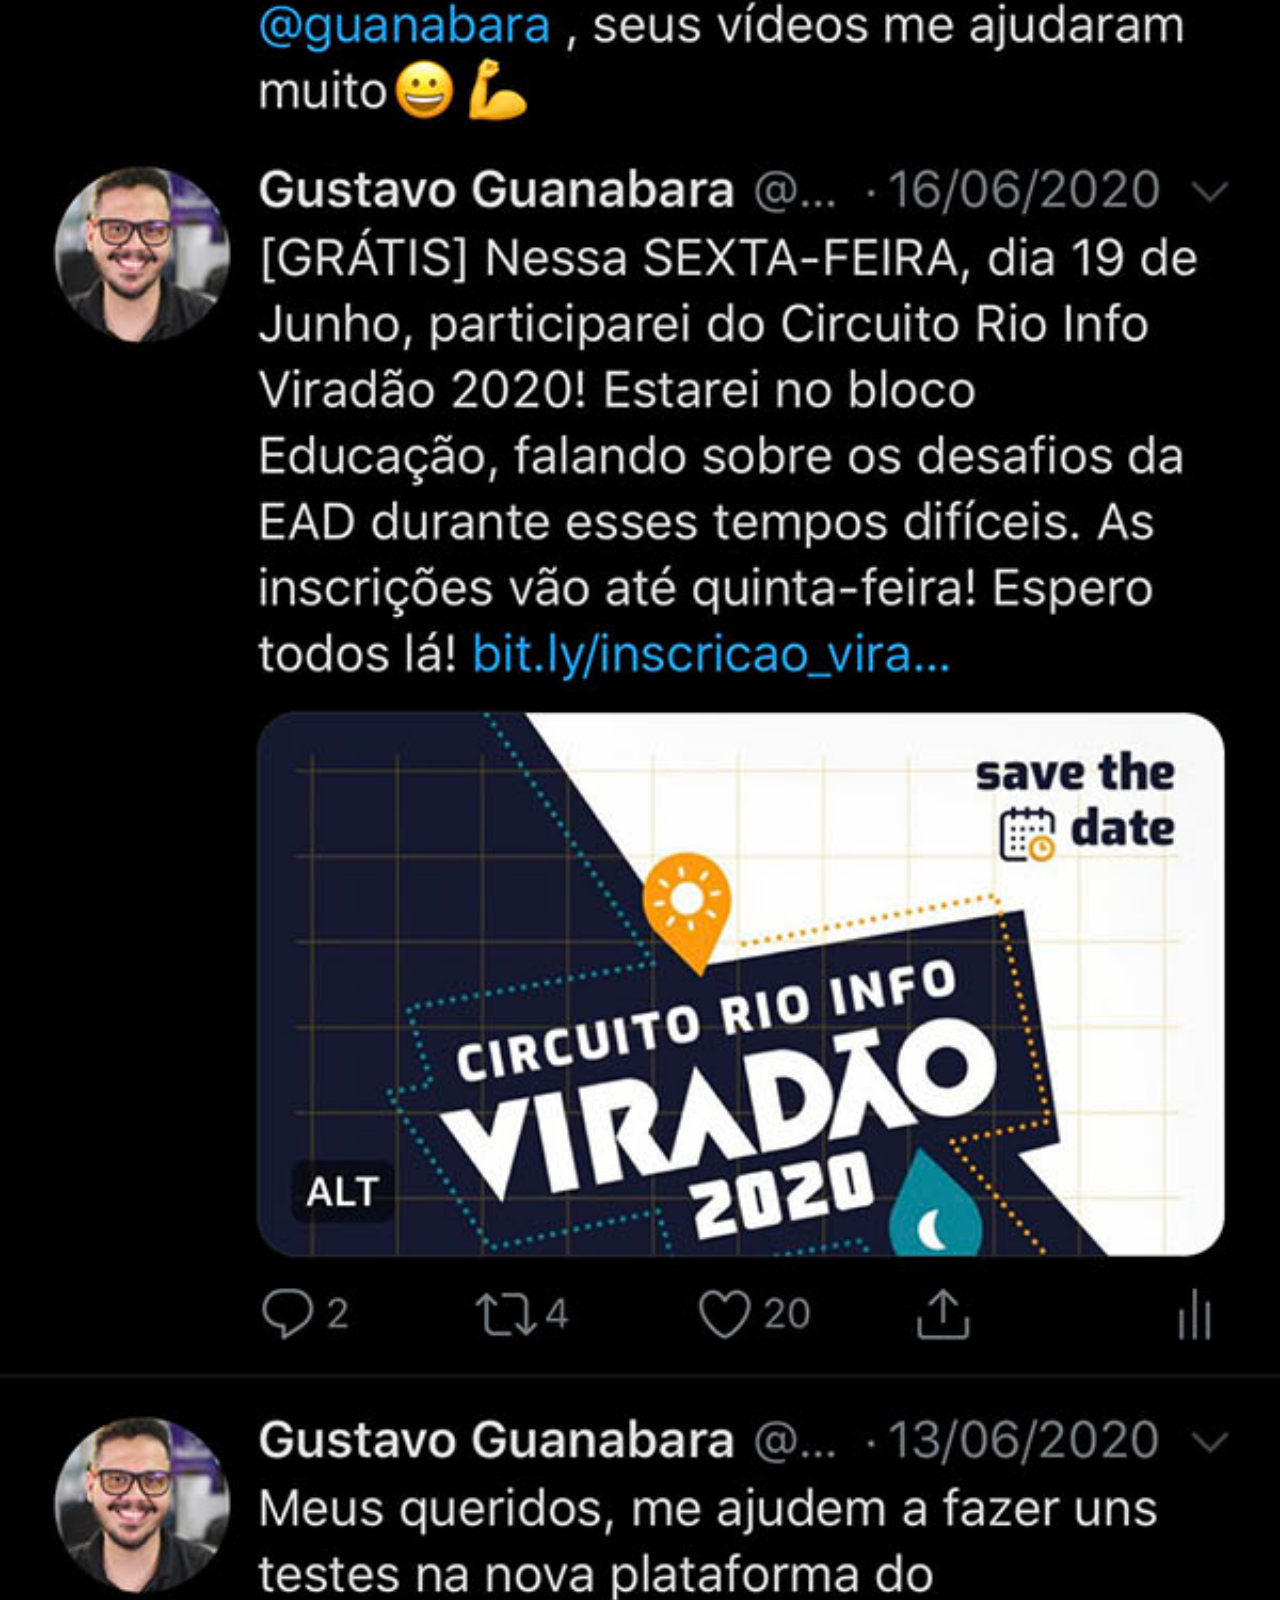
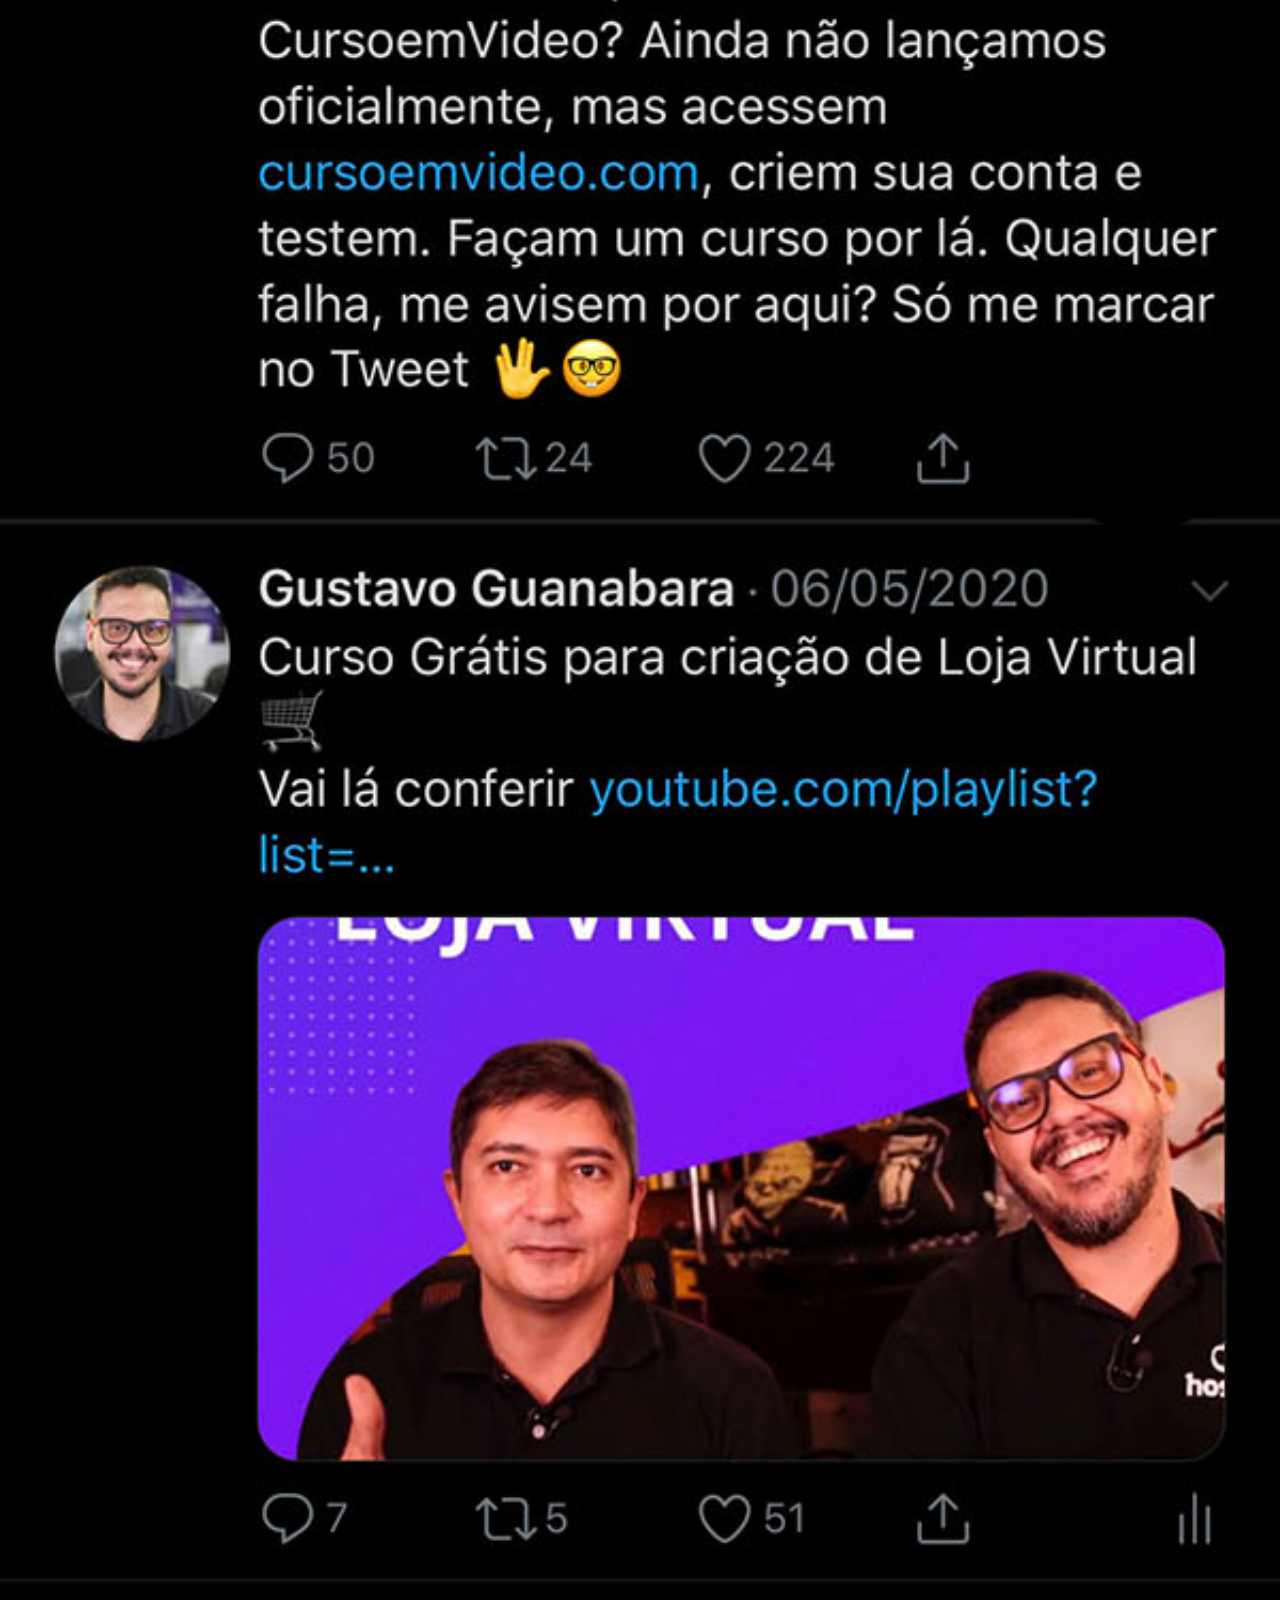
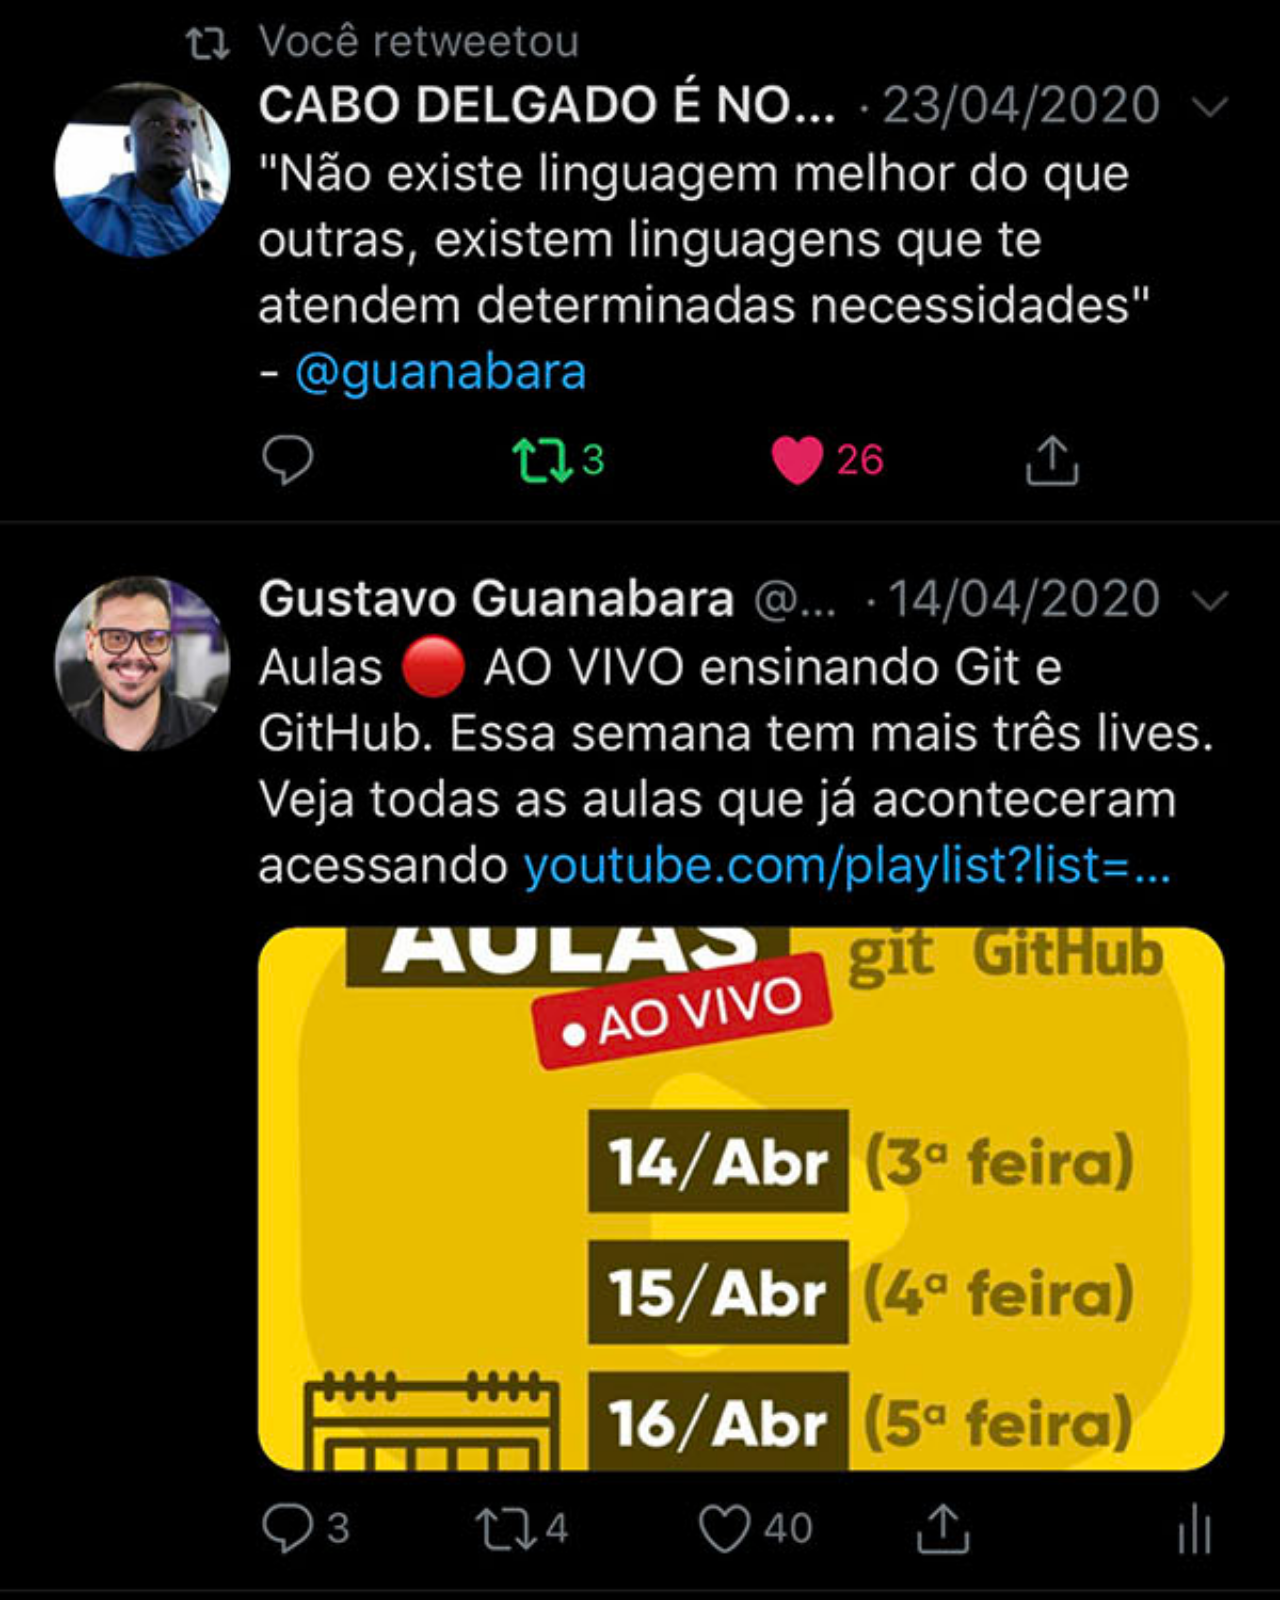
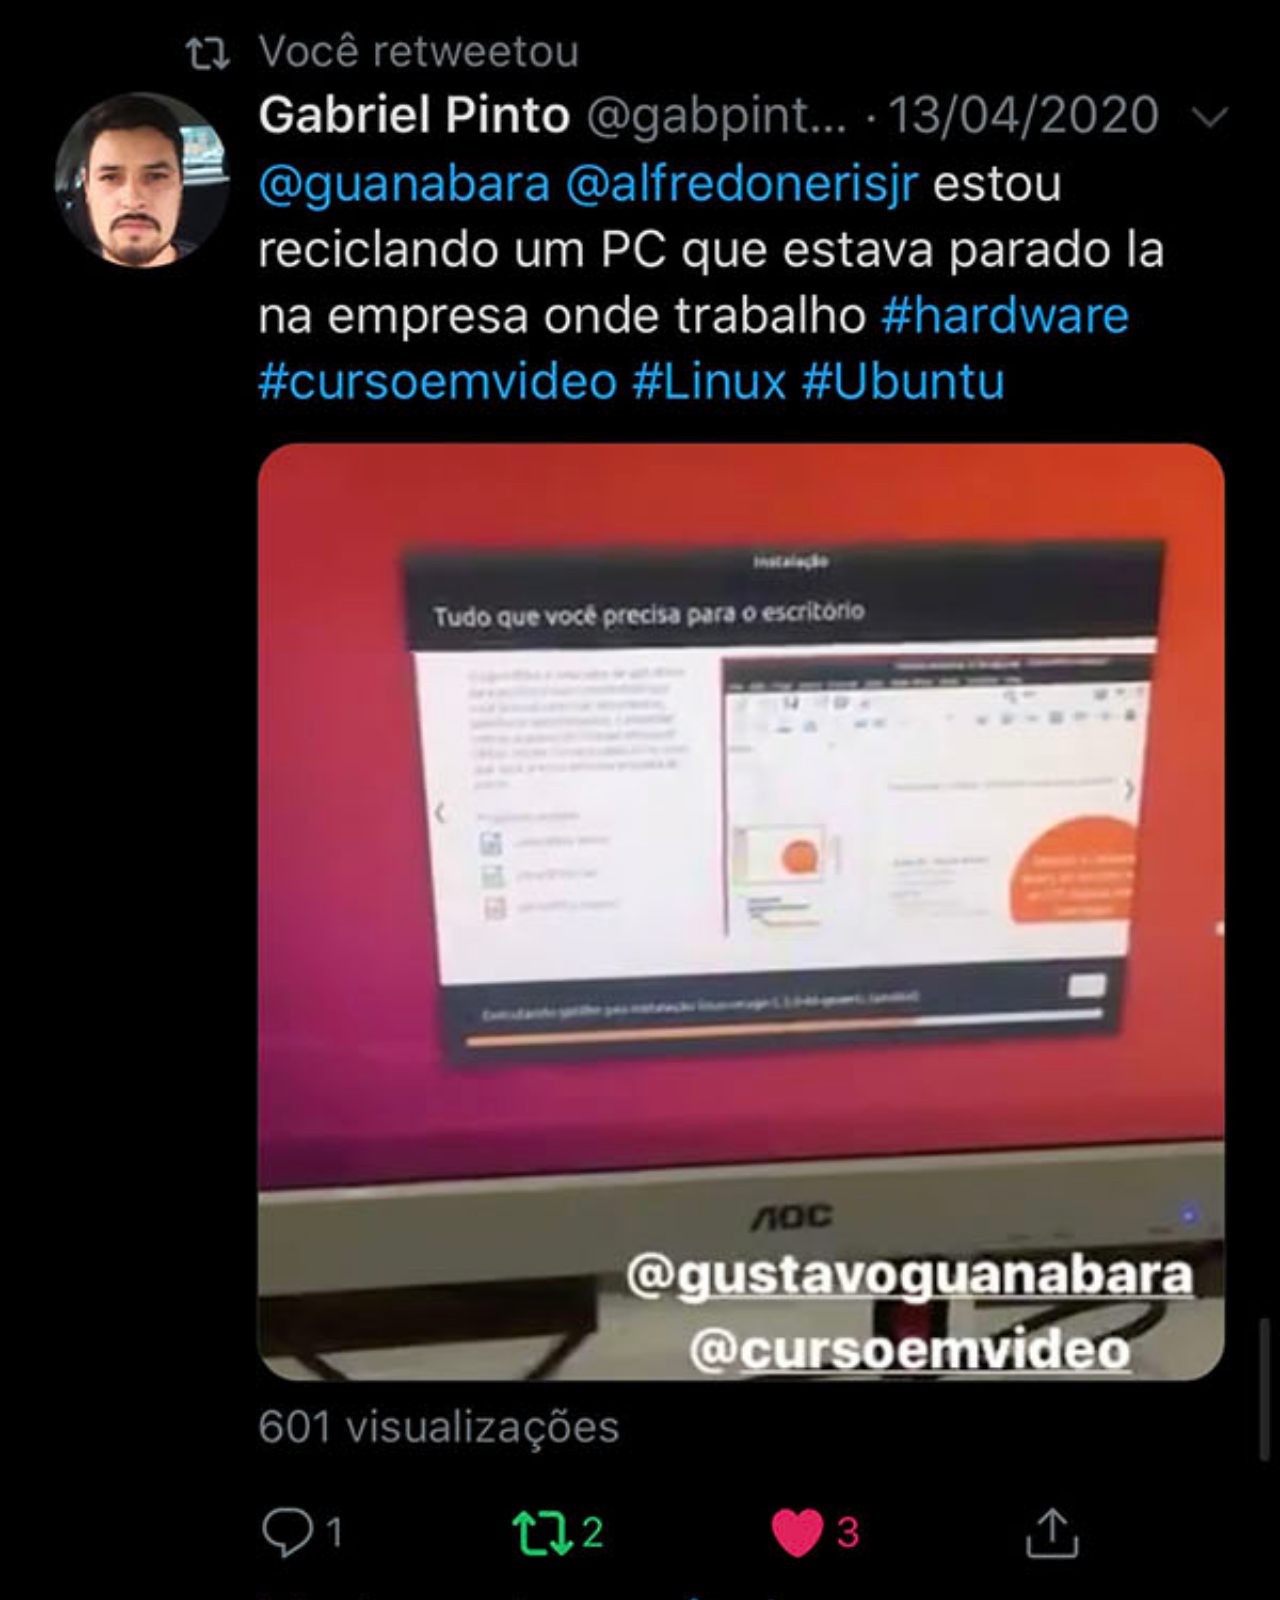
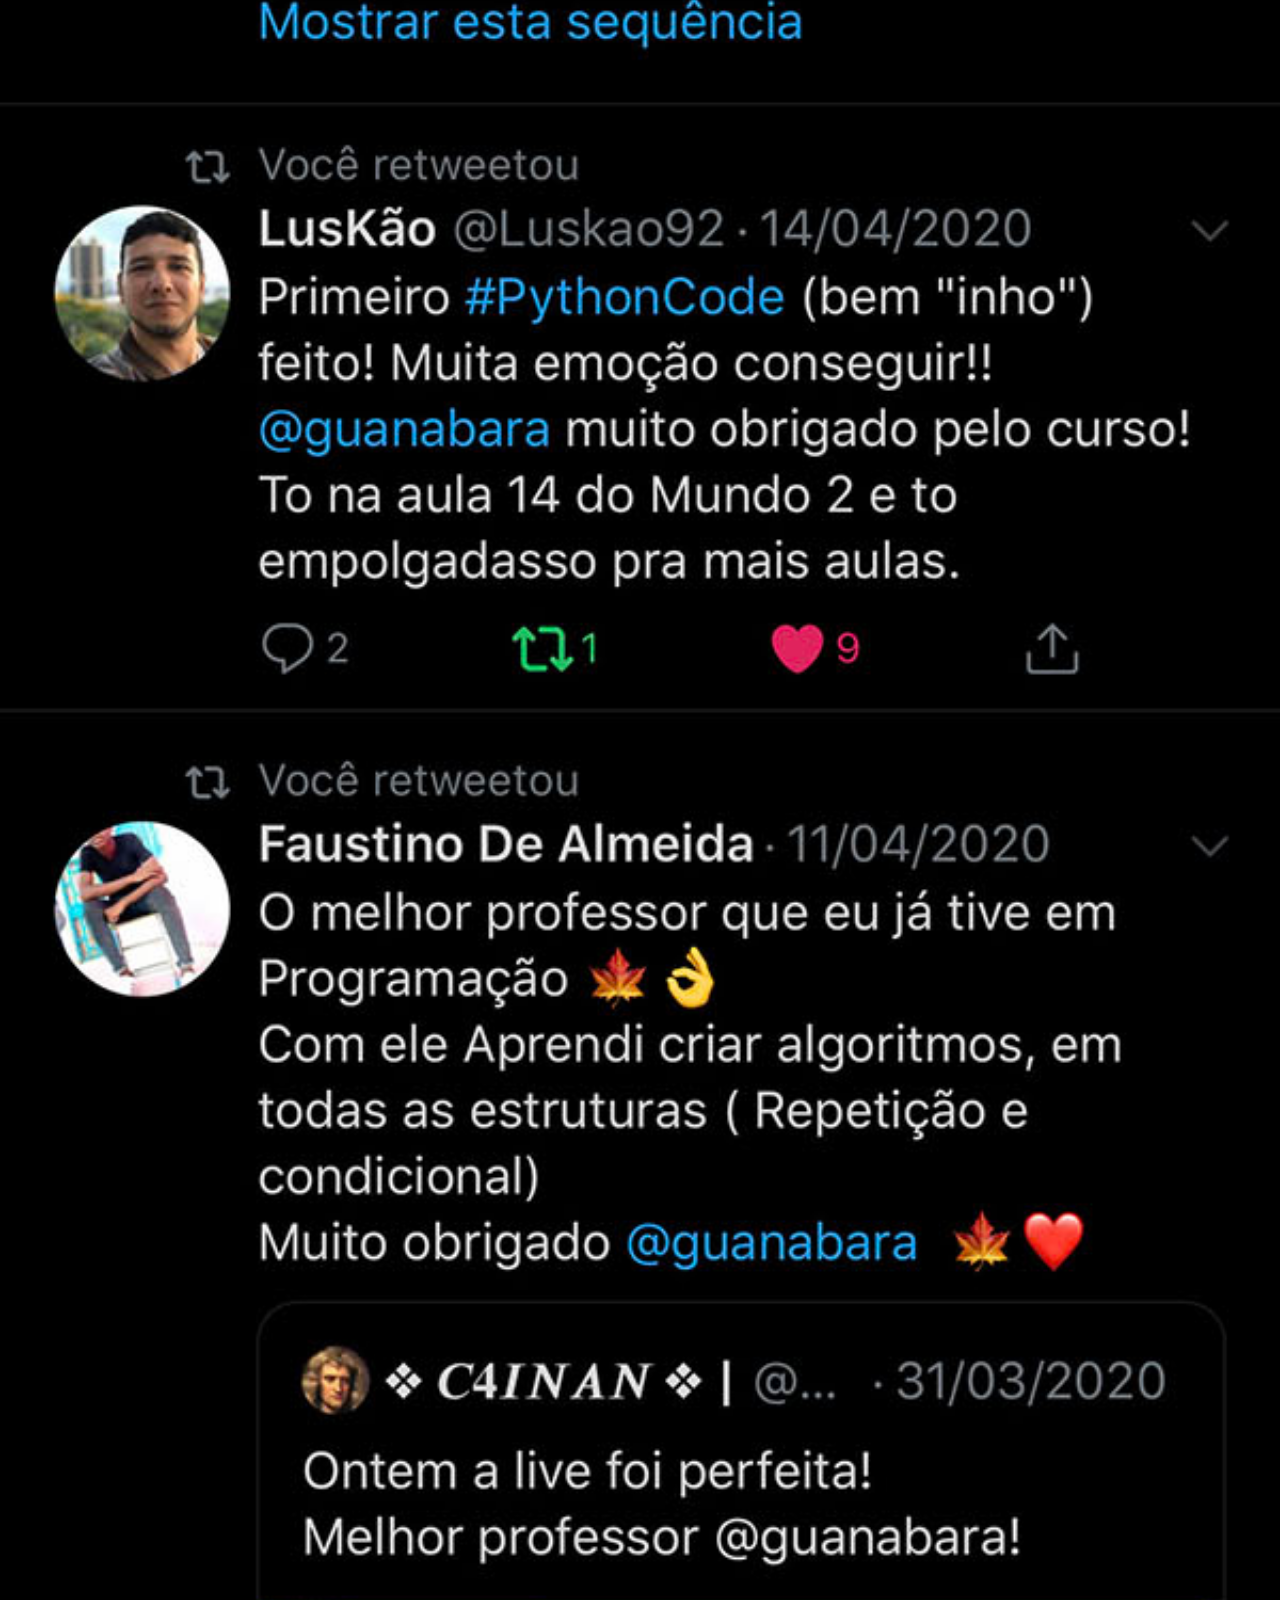
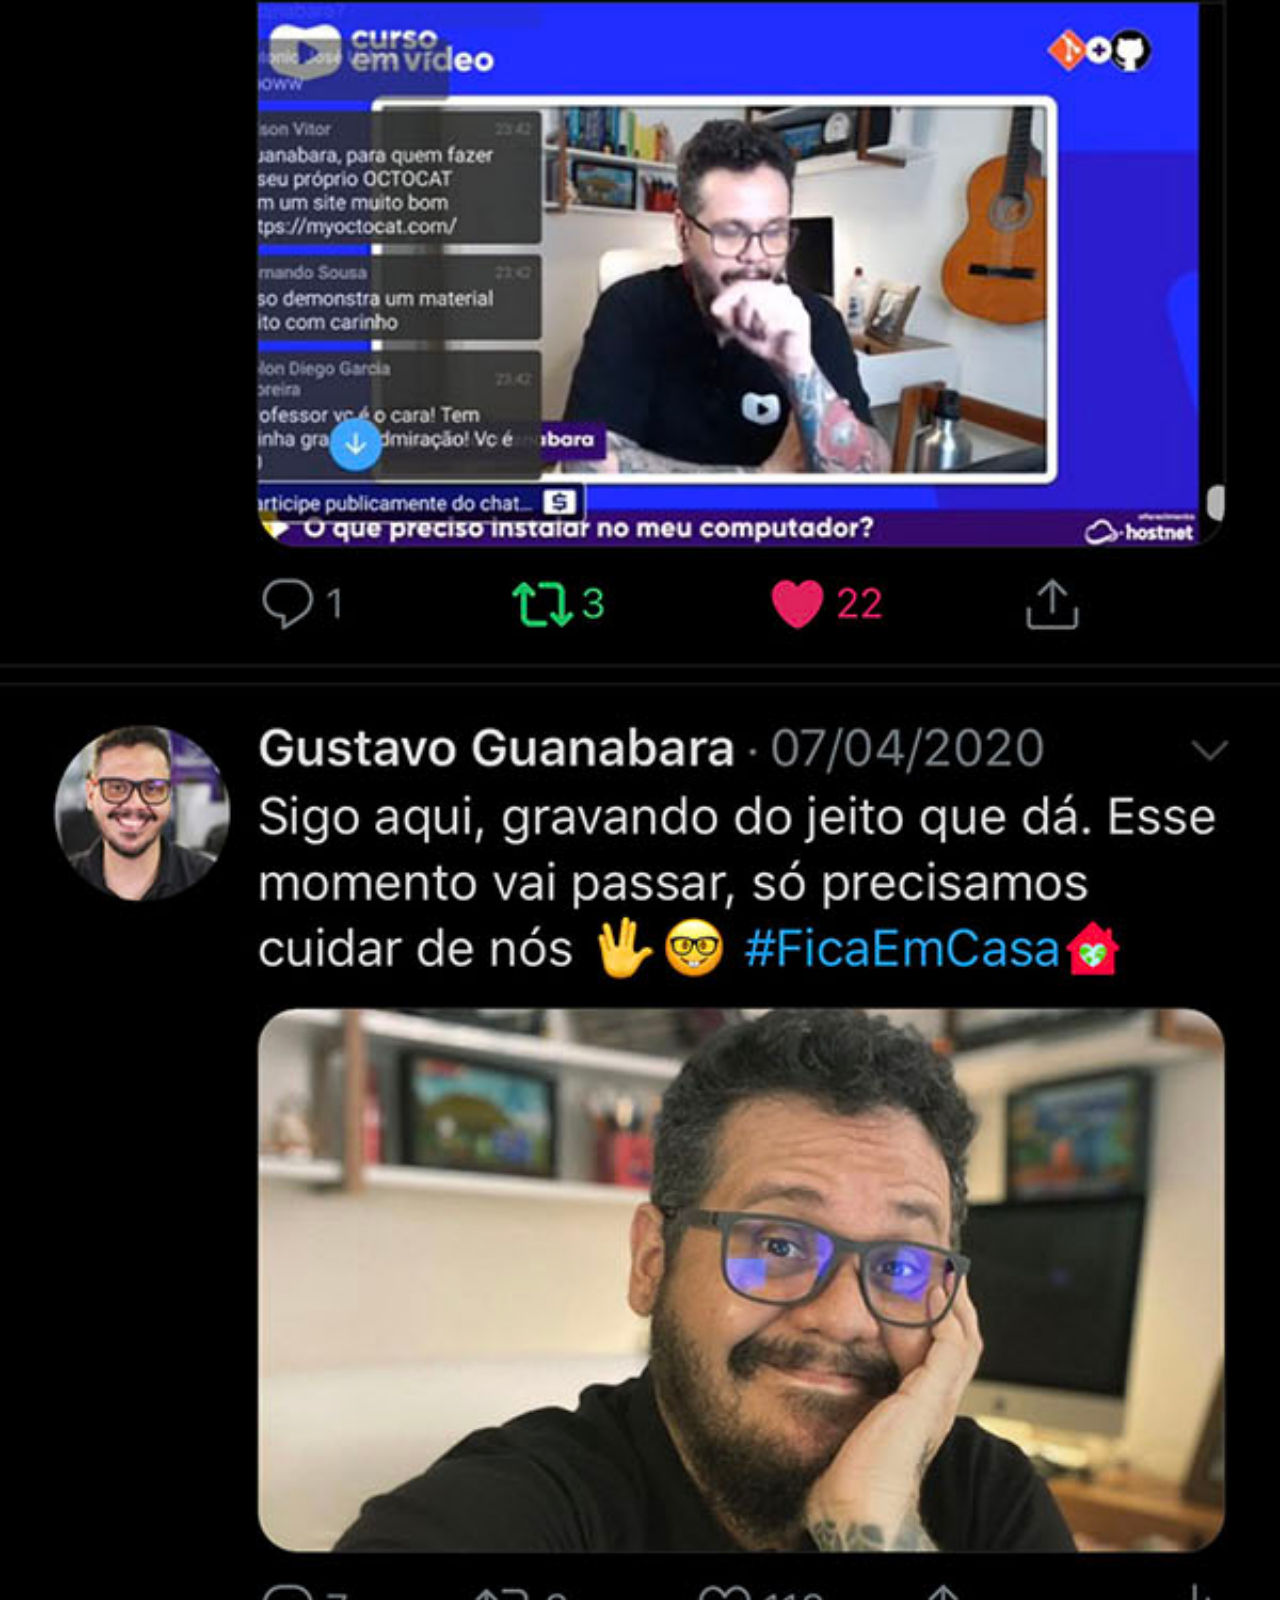
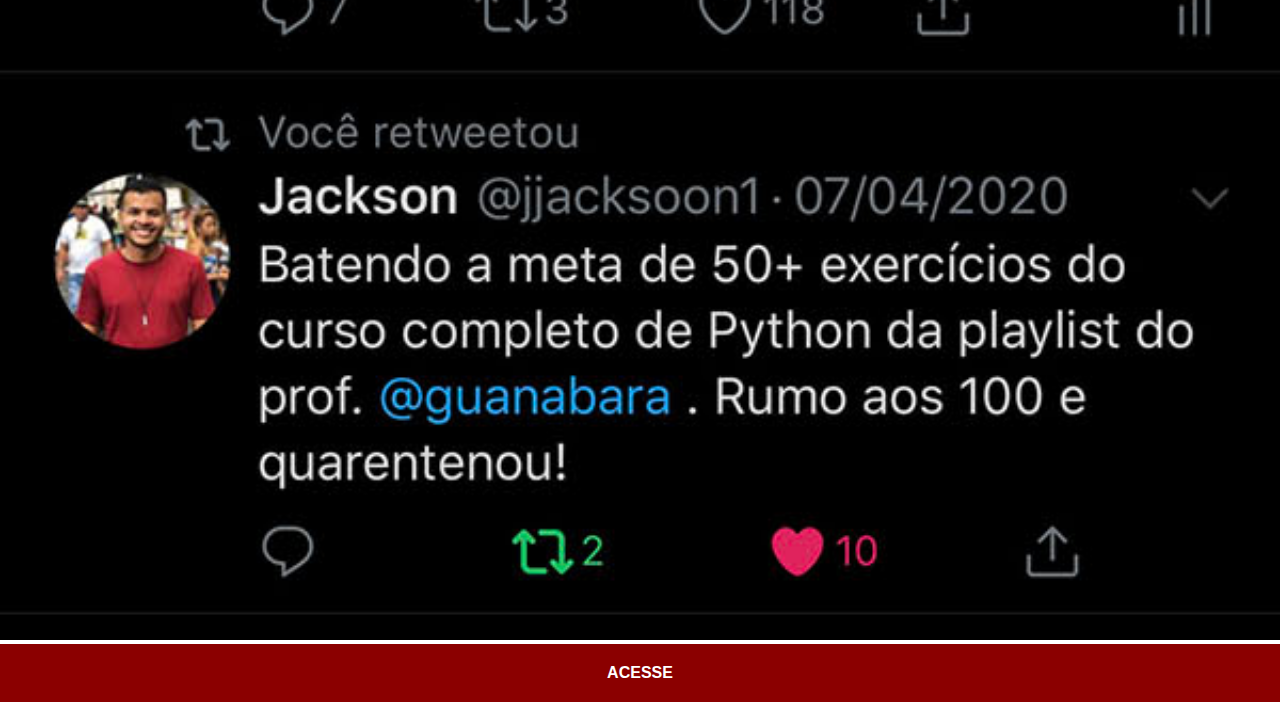
<file: twitter.html>
<!DOCTYPE html>
<html lang="pt-br">
<head>
    <meta charset="UTF-8">
    <meta name="viewport" content="width=device-width, initial-scale=1.0">
    <title>Twitter</title>
    <link rel="stylesheet" href="estilo/social.css">
</head>
<body>
    <img src="imagens/tela-twitter.jpg" alt="">
<a href="#" target="_blank">ACESSE</a>
</body>
</html>
</file>
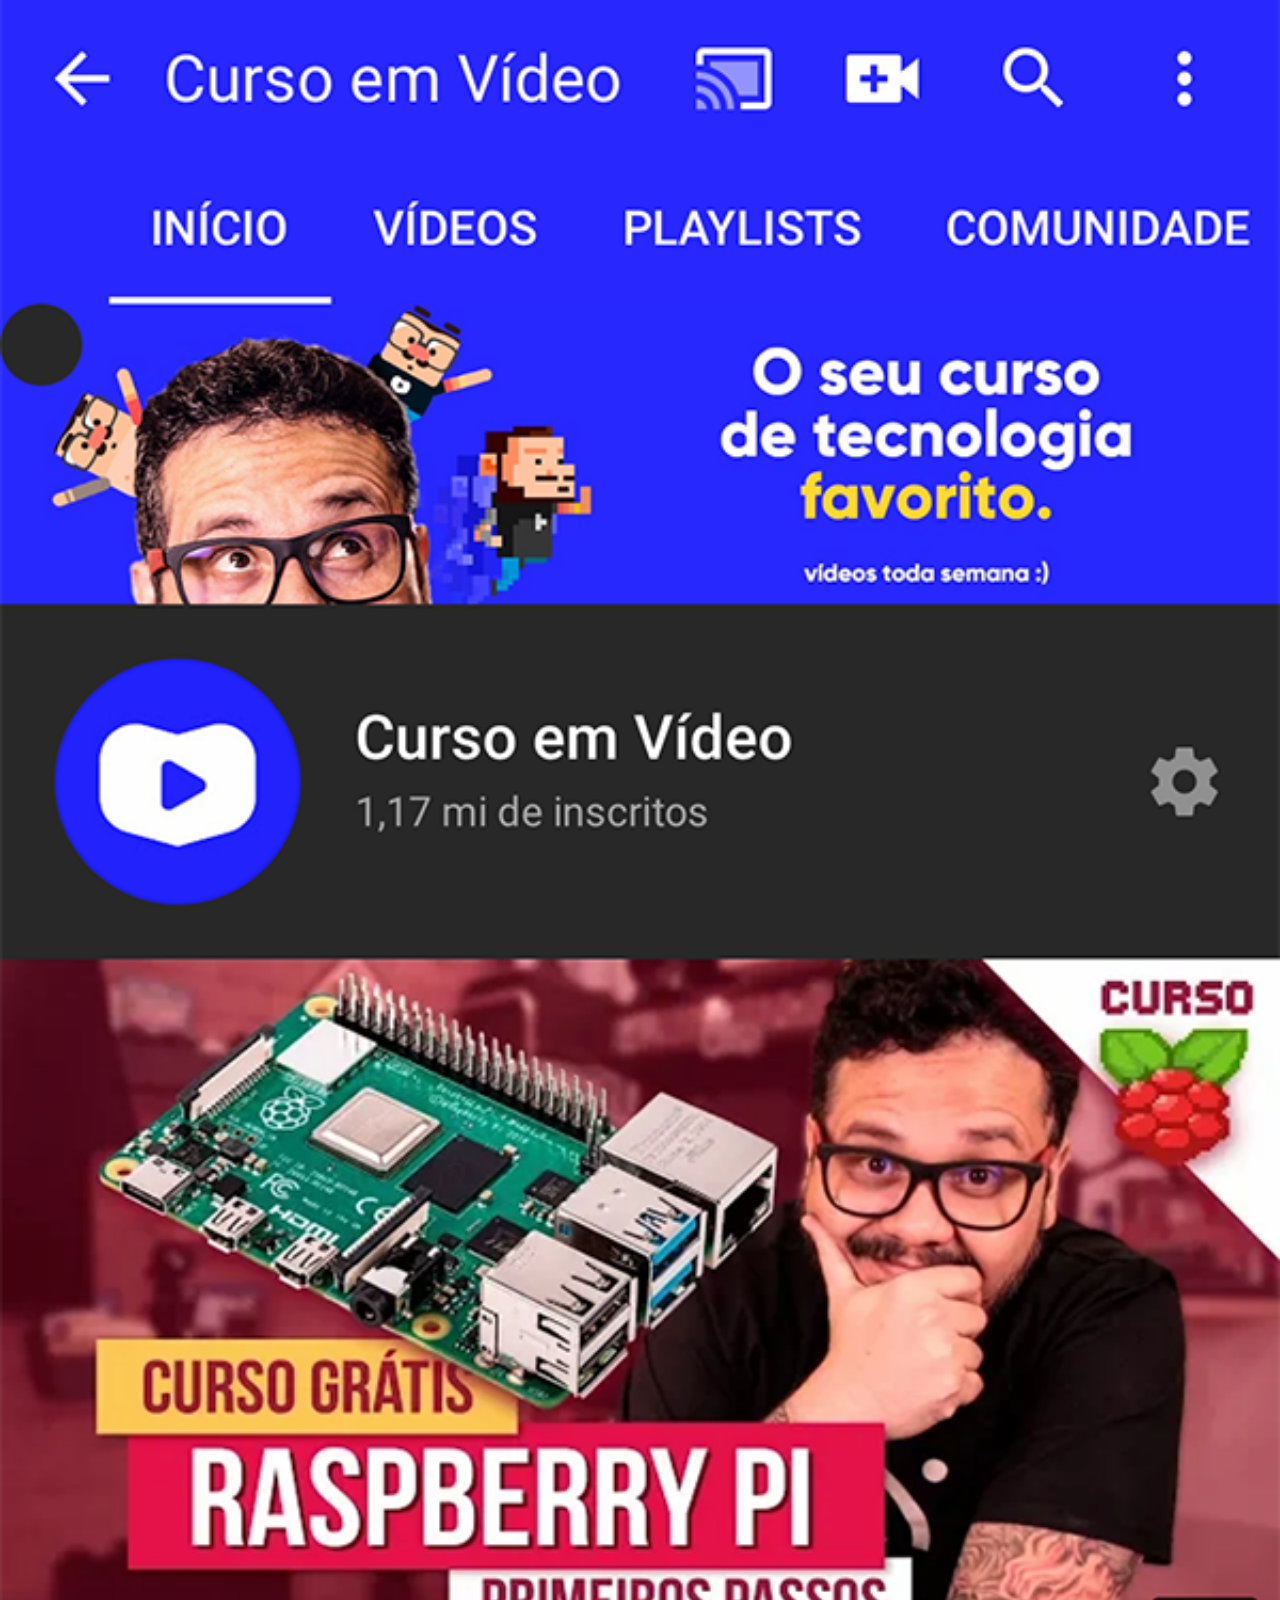
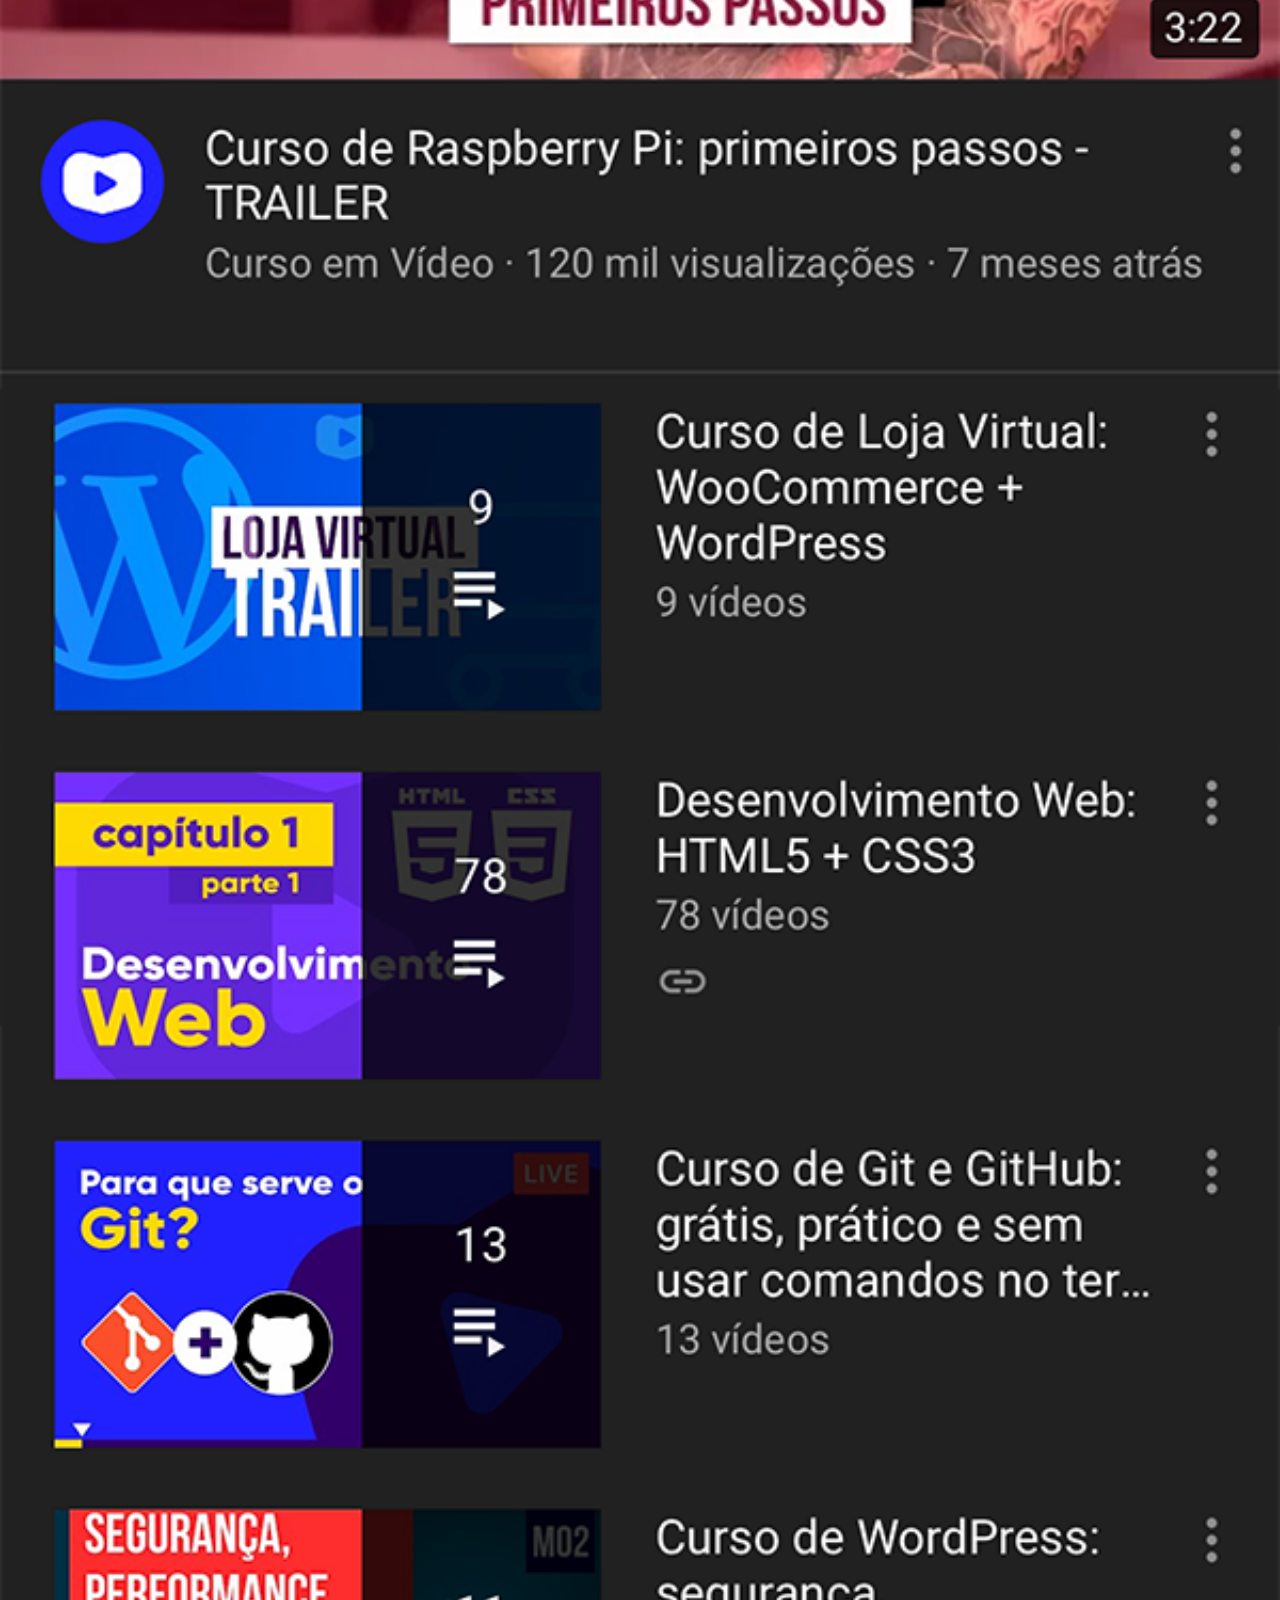
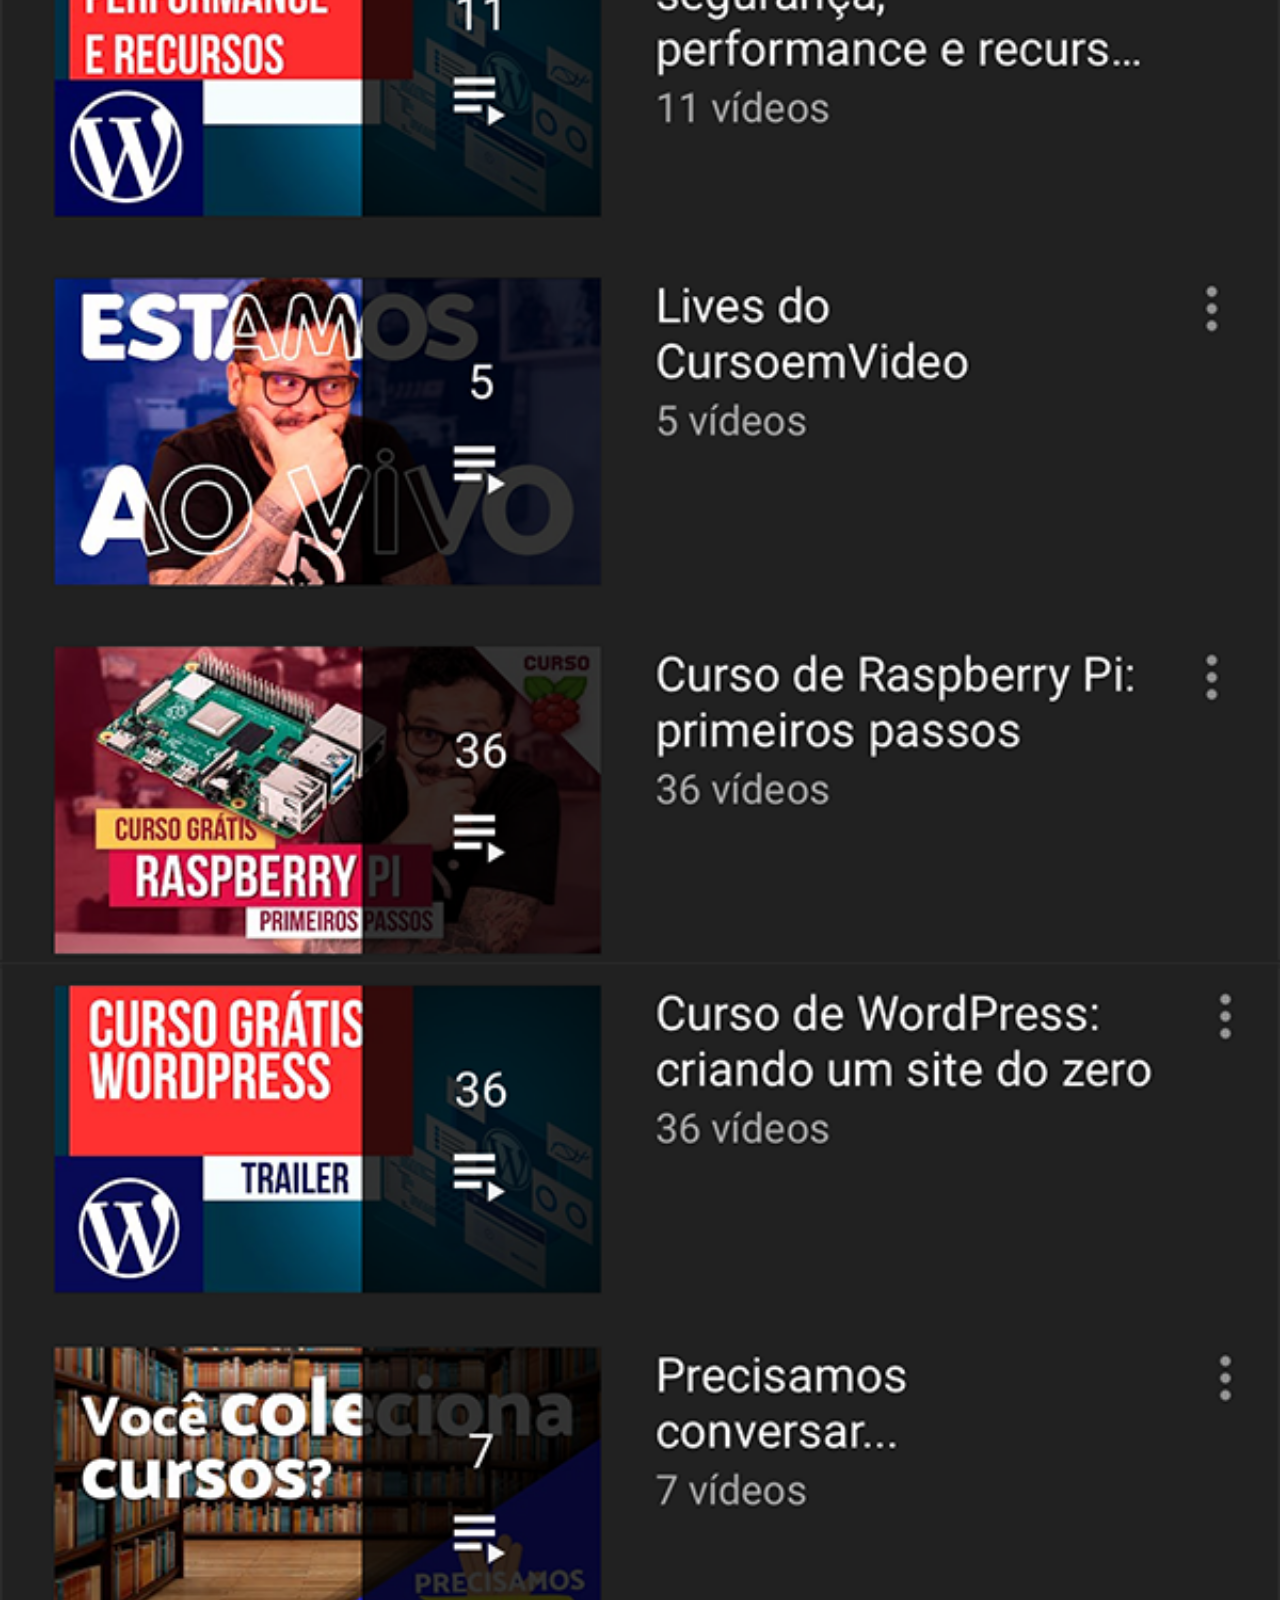
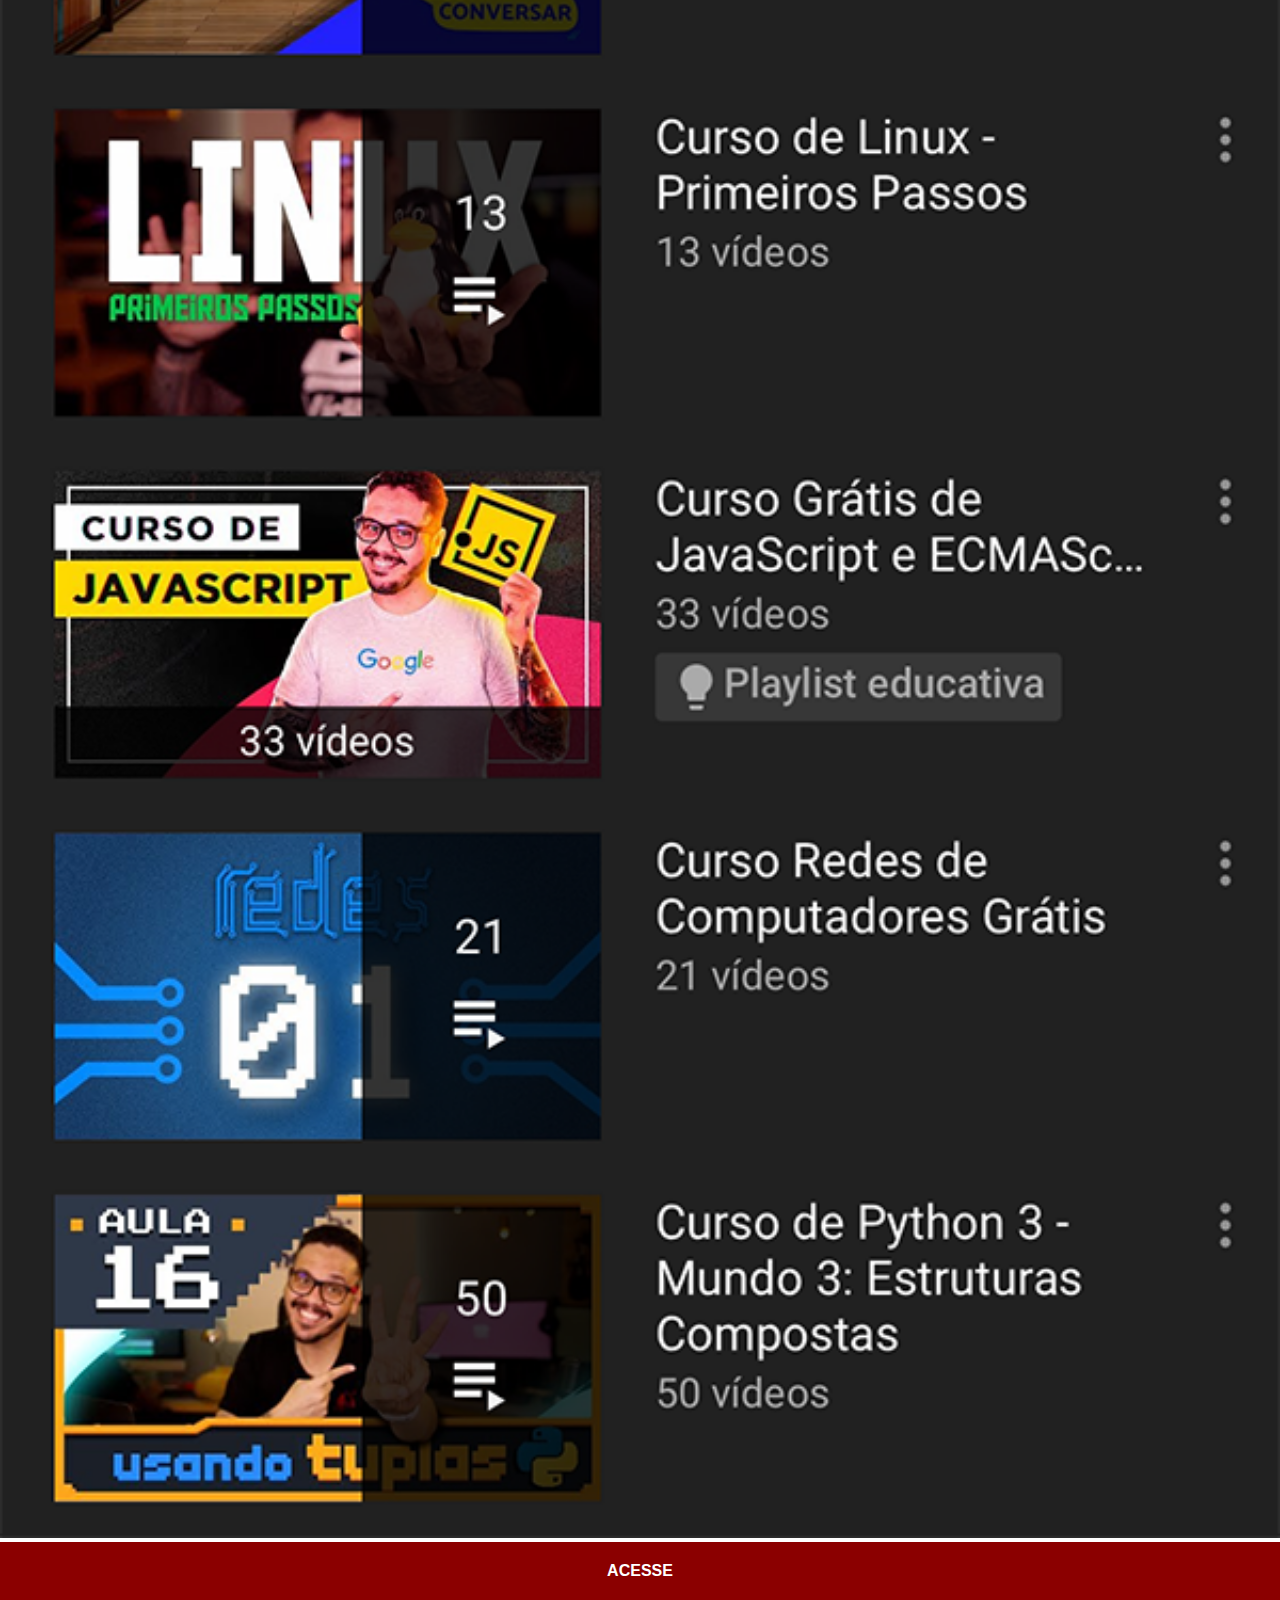
<file: youtube.html>
<!DOCTYPE html>
<html lang="pt-br">
<head>
    <meta charset="UTF-8">
    <meta name="viewport" content="width=device-width, initial-scale=1.0">
    <title>youtube</title>
    <link rel="stylesheet" href="estilo/social.css">
</head>
<body>
    <img src="imagens/tela-youtube.png" alt="">
<a href="#" target="_blank">ACESSE</a>
</body>
</html>
</file>
<file: estilo/style.css>
@charset "UTF-8";

* {
    margin: 0PX;
    padding: 0px;
    font-family: Arial, Helvetica, sans-serif;
}

html, body {
    height: 100vh;
    width: 100vw;

    background-color: black;
}

body {
    background: url(../imagens/fundo-madeira.jpg) 
    no-repeat 
    top center;
    background-size: cover;
    background-attachment: fixed;
}

main {
    position: relative;

    height: 100vh;

}

section#telefone {
    position: absolute;
    top: 50%;
    left: 50%;
    transform: translate(-50%, -50%);

    height: 627px;
    width: 311px;

    background:url(../imagens/frame-iphone.png) no-repeat;
}

iframe#tela {
    position: relative;
    top: 80px;
    left: 22px;
    width: 267px;
    height: 471px;
    
}

section#redes-sociais {
    text-align: right;
}

section#redes-sociais img {

    width: 50px;
    height: 50px;
    margin: 10px;
    border-radius: 50%;
    box-shadow: 2px 2px 5px rgba(0, 0, 0, 0.400);
    box-sizing: border-box;

}

section#redes-sociais img:hover {
    border: 2px solid rgba(255, 255, 255, 0.466);
    transform: translate(-3px, -3px);
    box-shadow: 5px 5px 10px rgba(0, 0, 0, 0.514);
    transition: transform .3s, border .6s;


}
</file>
<file: estilo/social.css>
@charset "UTF-8";

* {
    margin: 0px;
    padding: 0px;
    font-family:Arial, Helvetica, sans-serif ;
}
::-webkit-scrollbar {
    width: 0px;
    height: 0px;
}

img{
    width: 100vw;

}
a{
    display: block;
    background-color: darkred;
    color: white;
    padding: 20px;
    text-align: center;
    font-weight: bolder;
    text-decoration: none;
}
a:hover {
    background-color: red;
}
</file>
